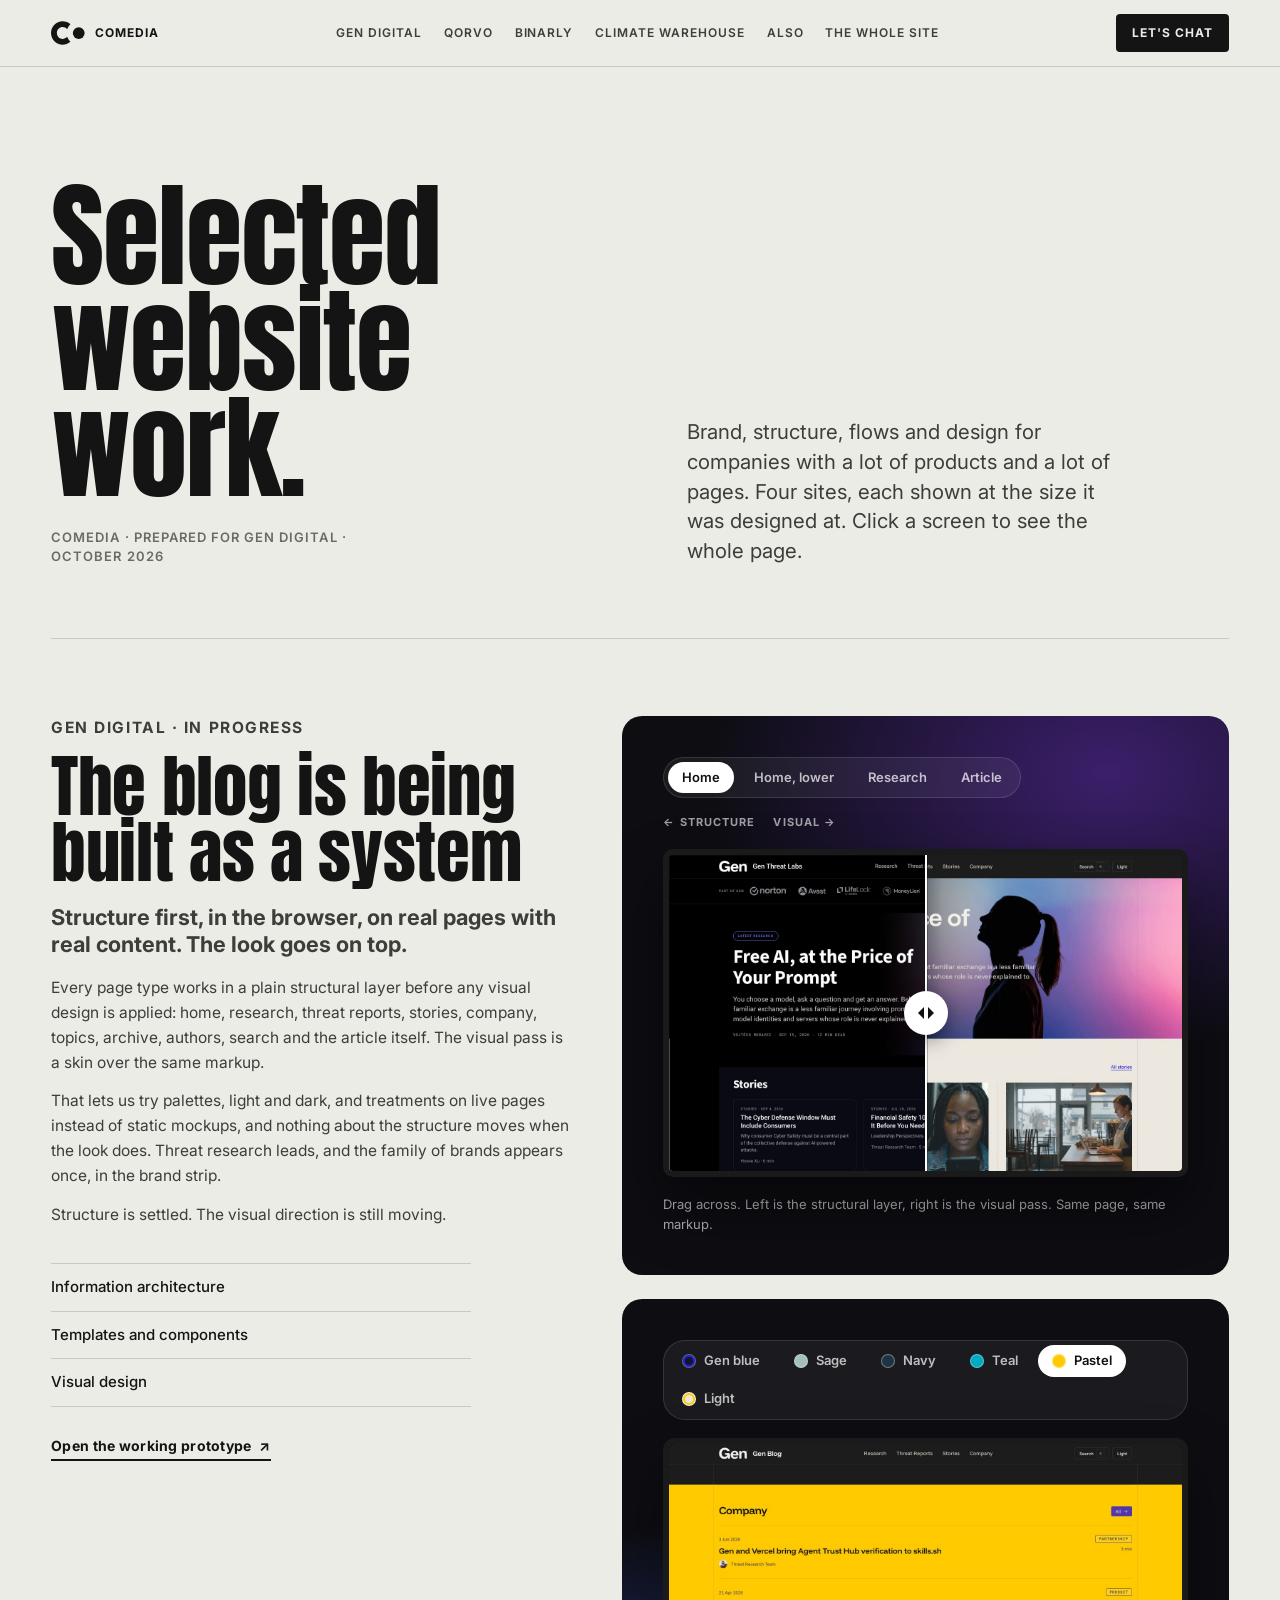
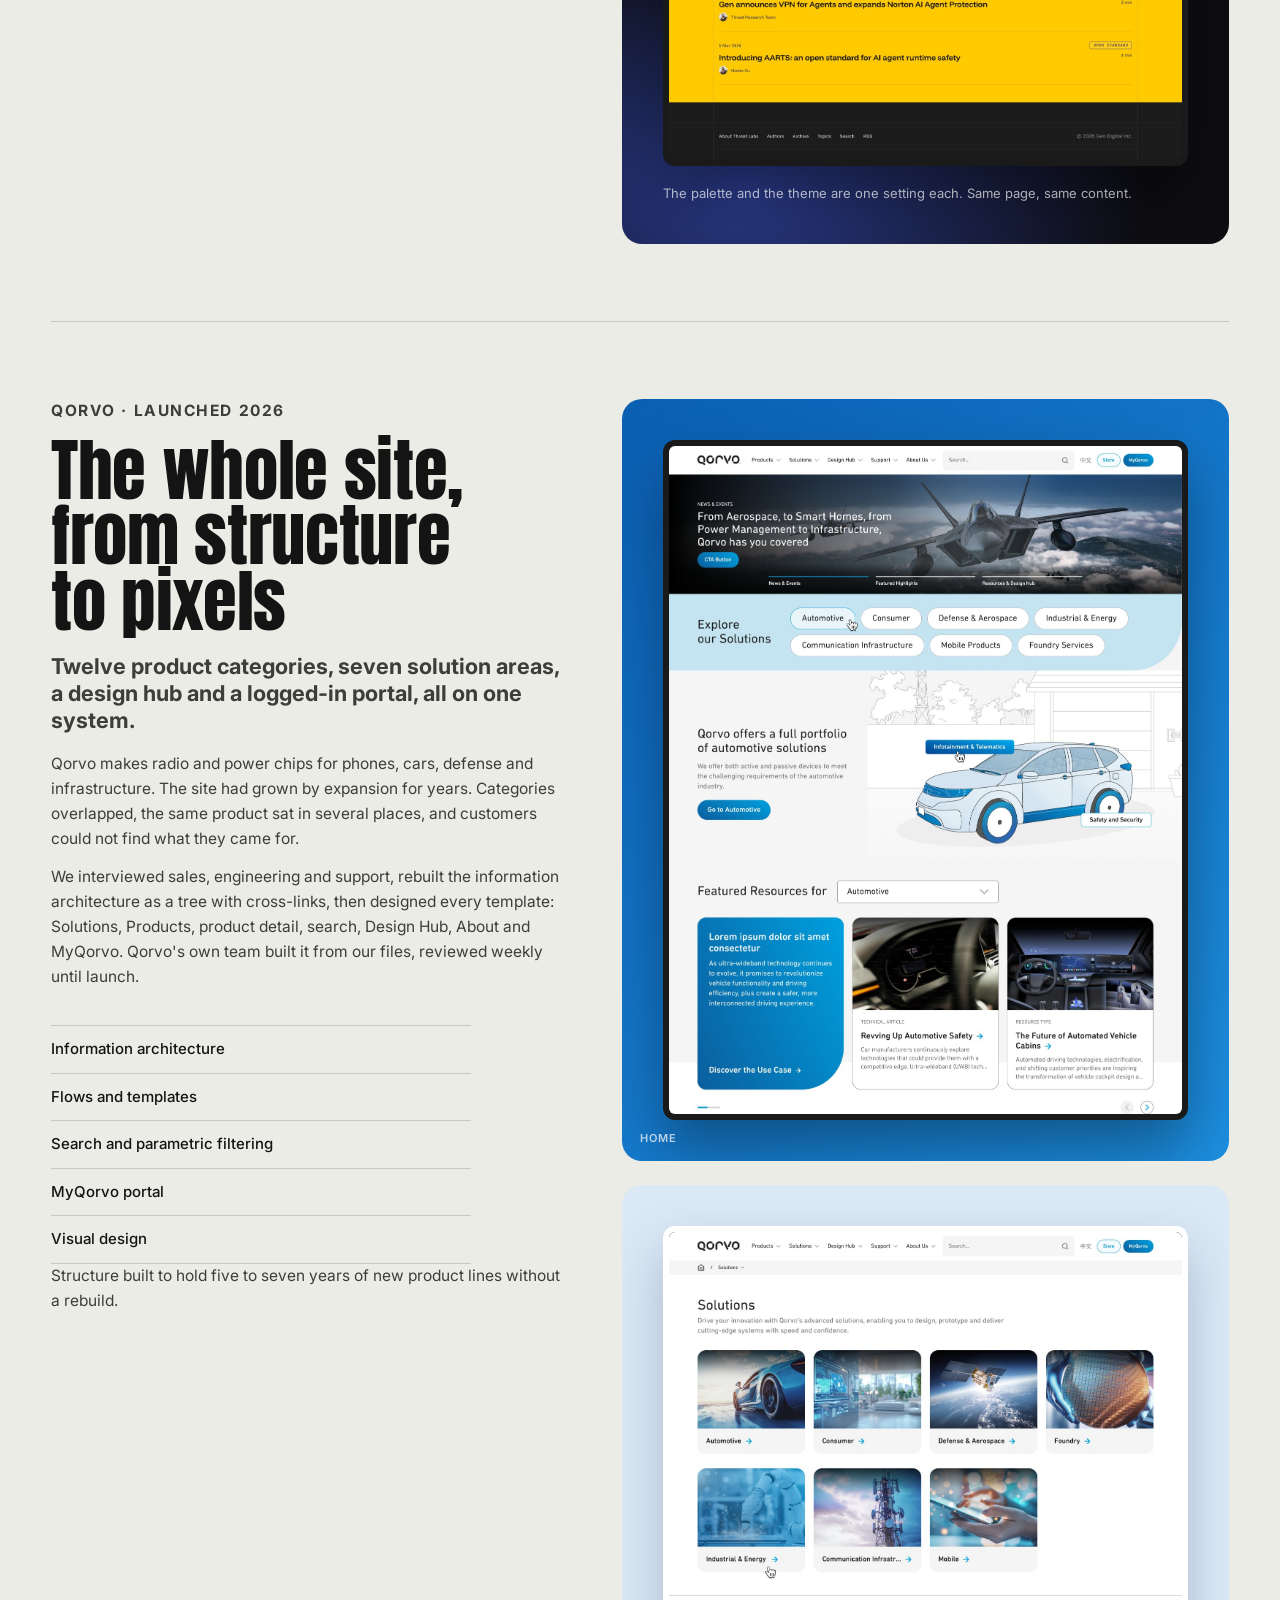
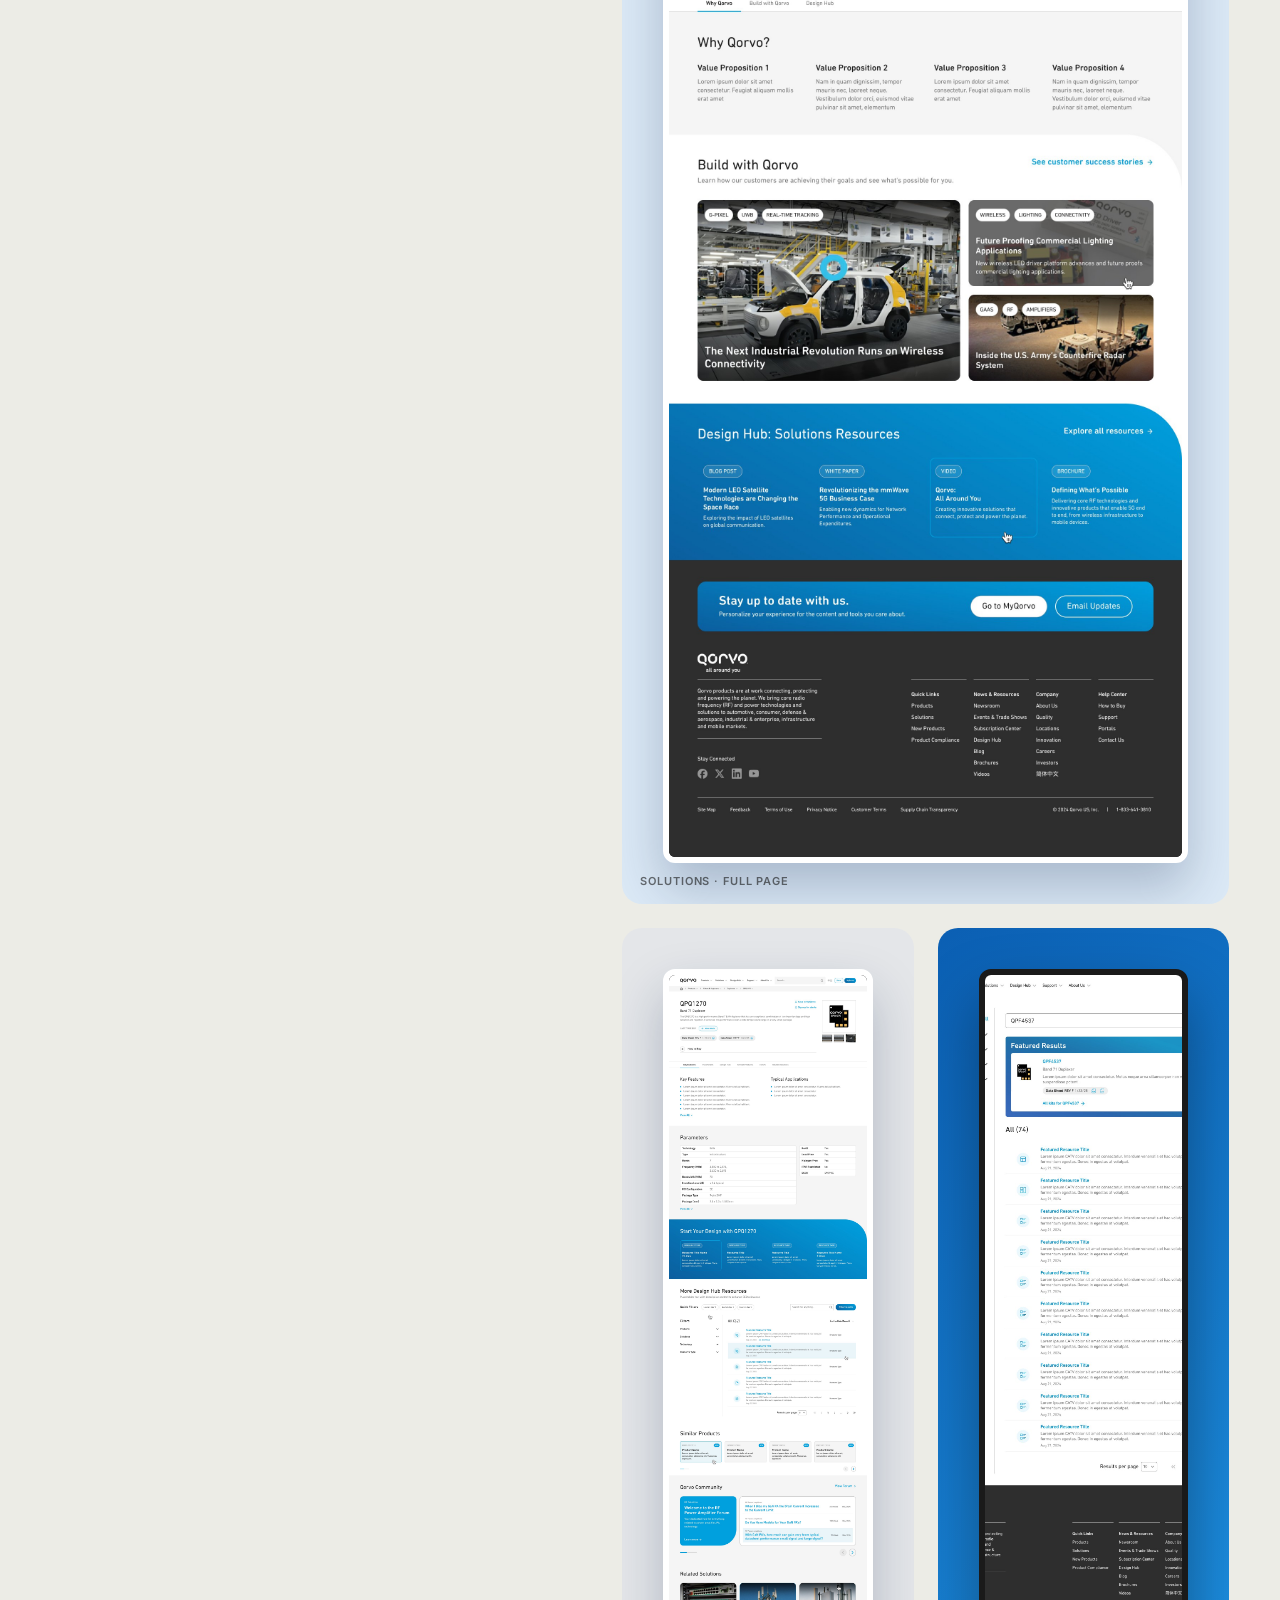
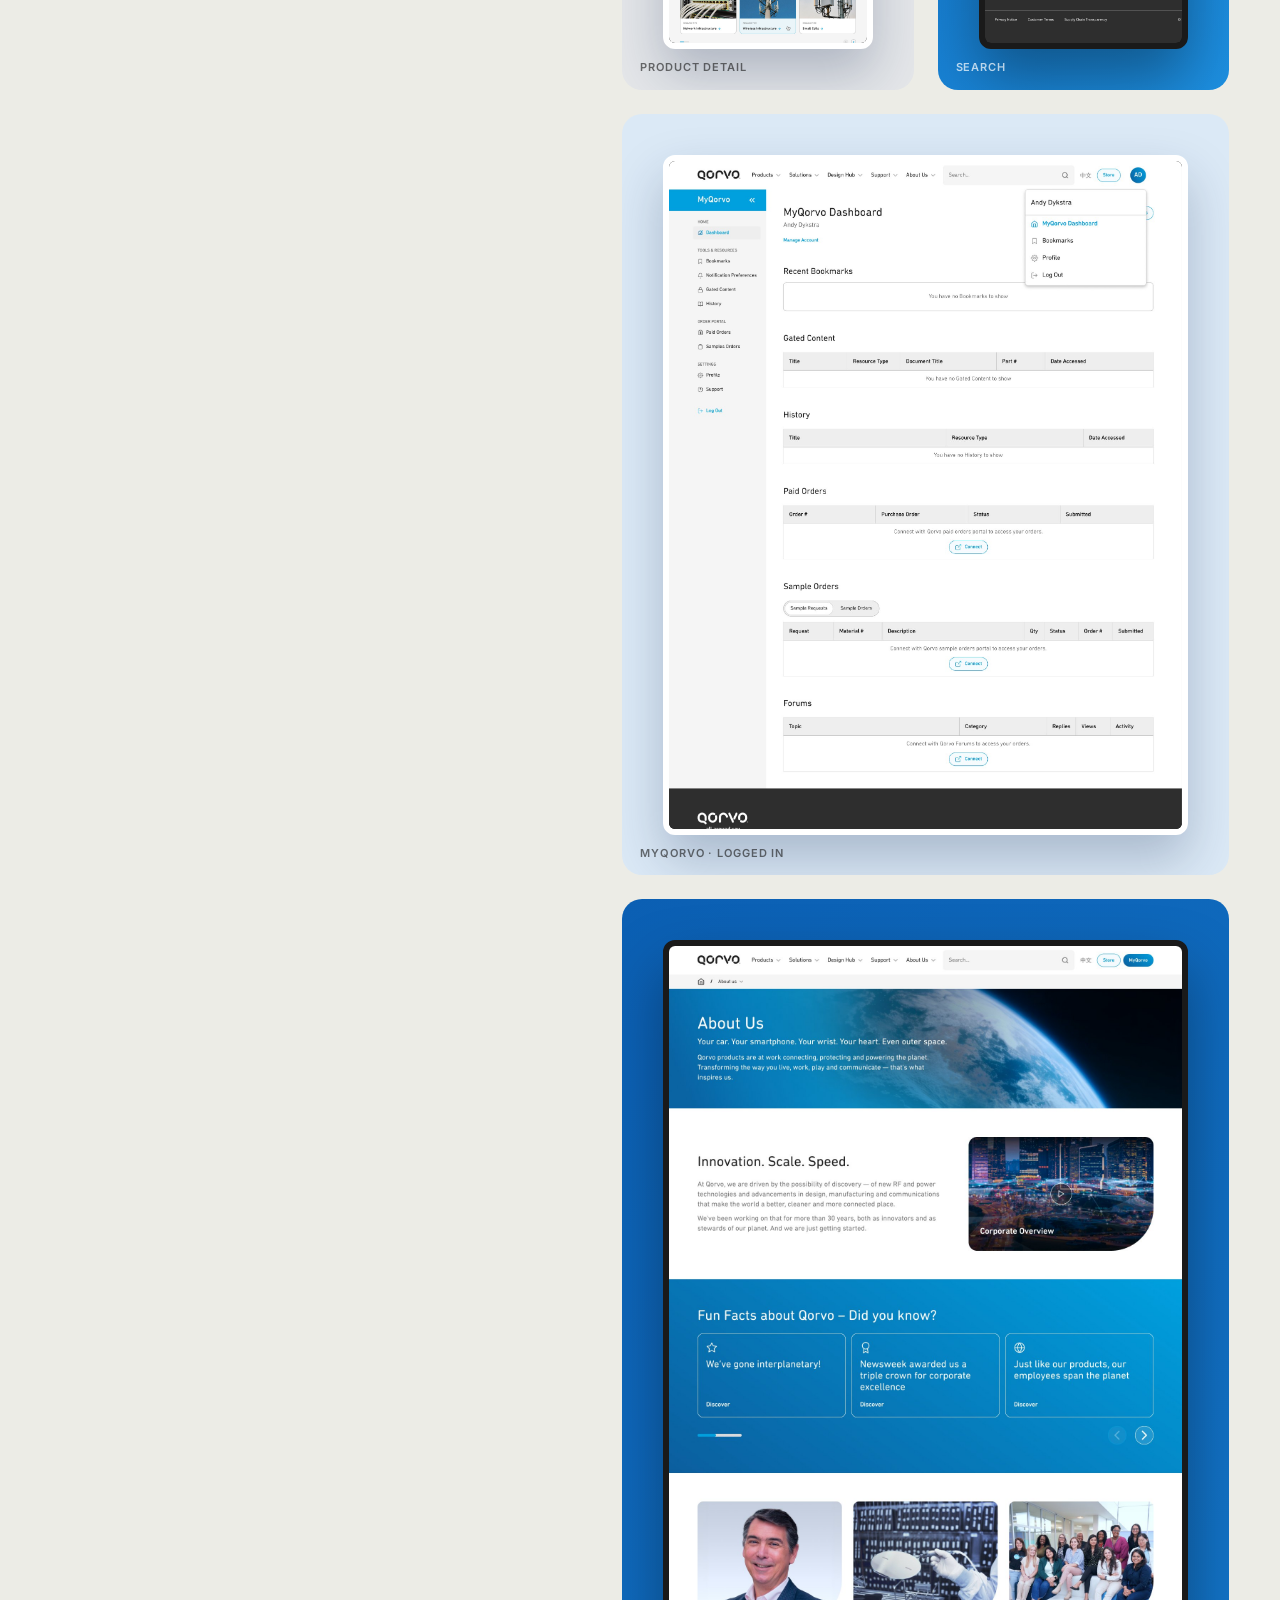
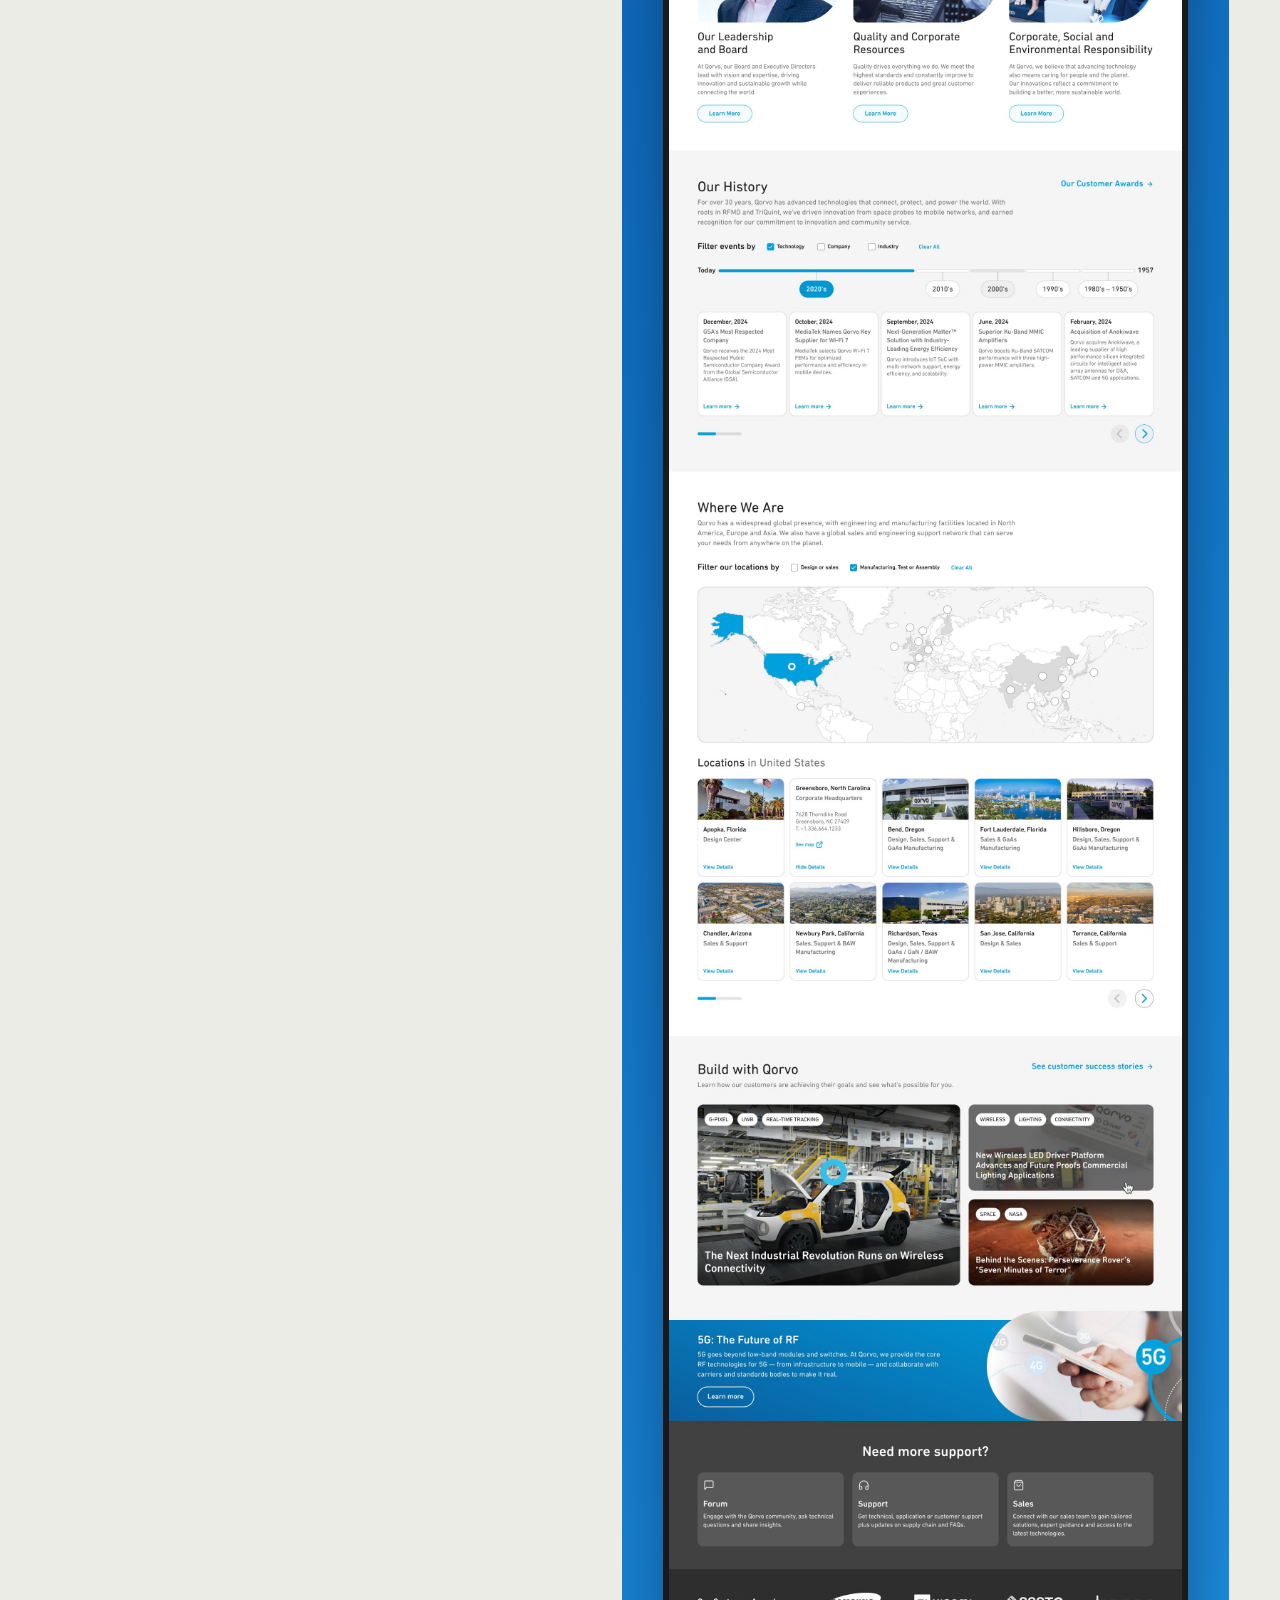
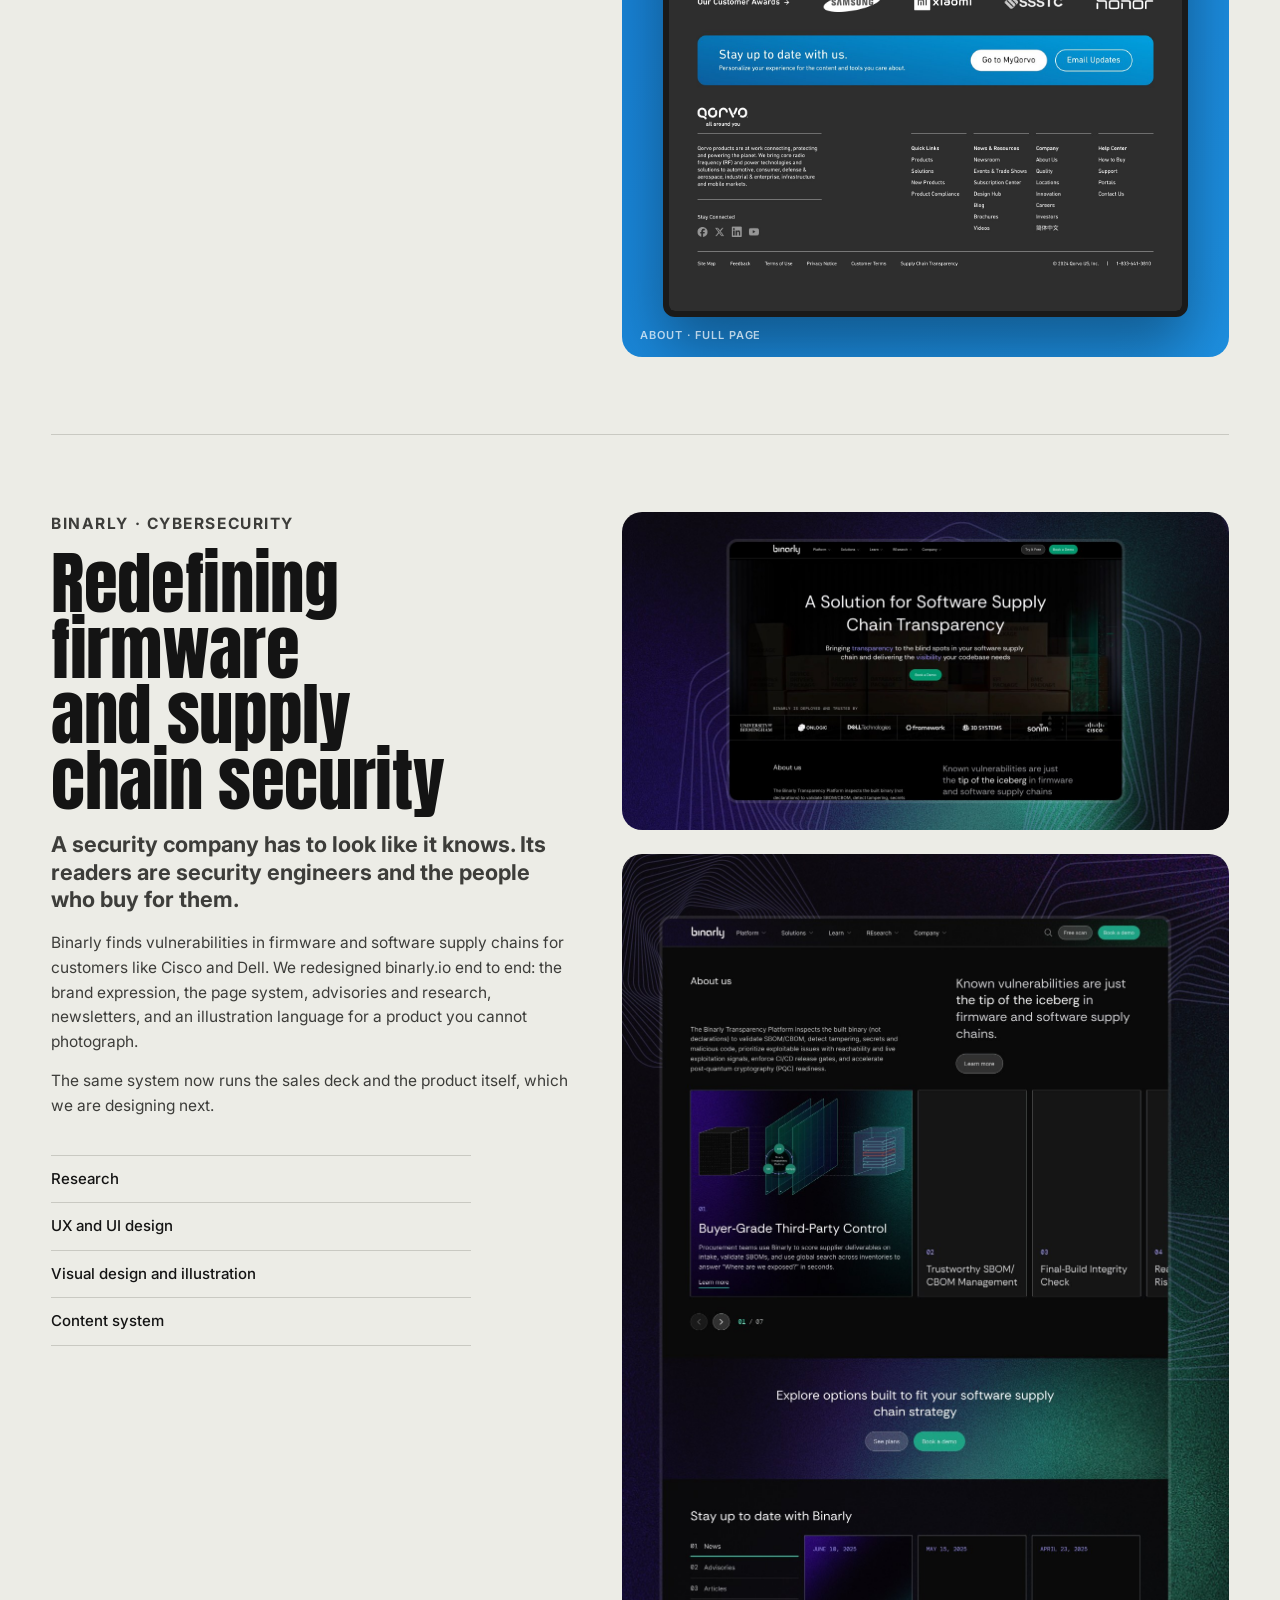
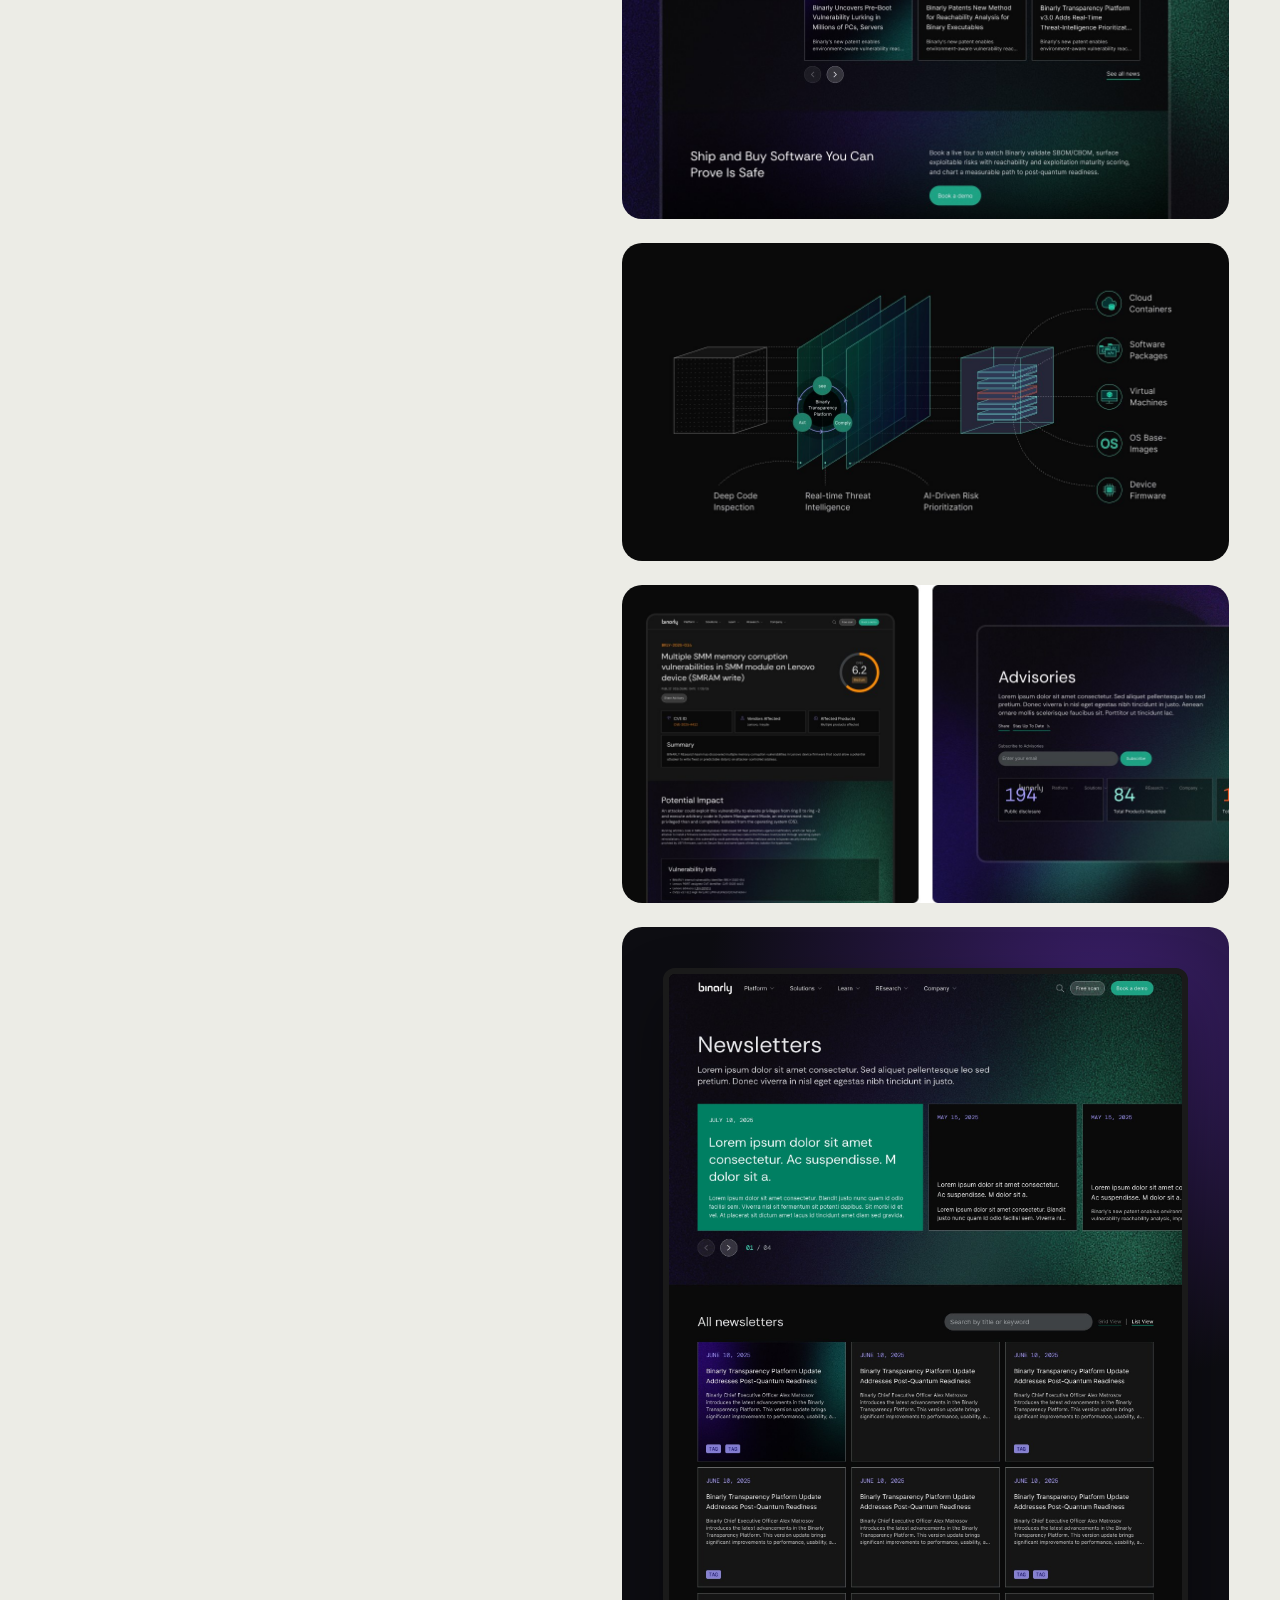
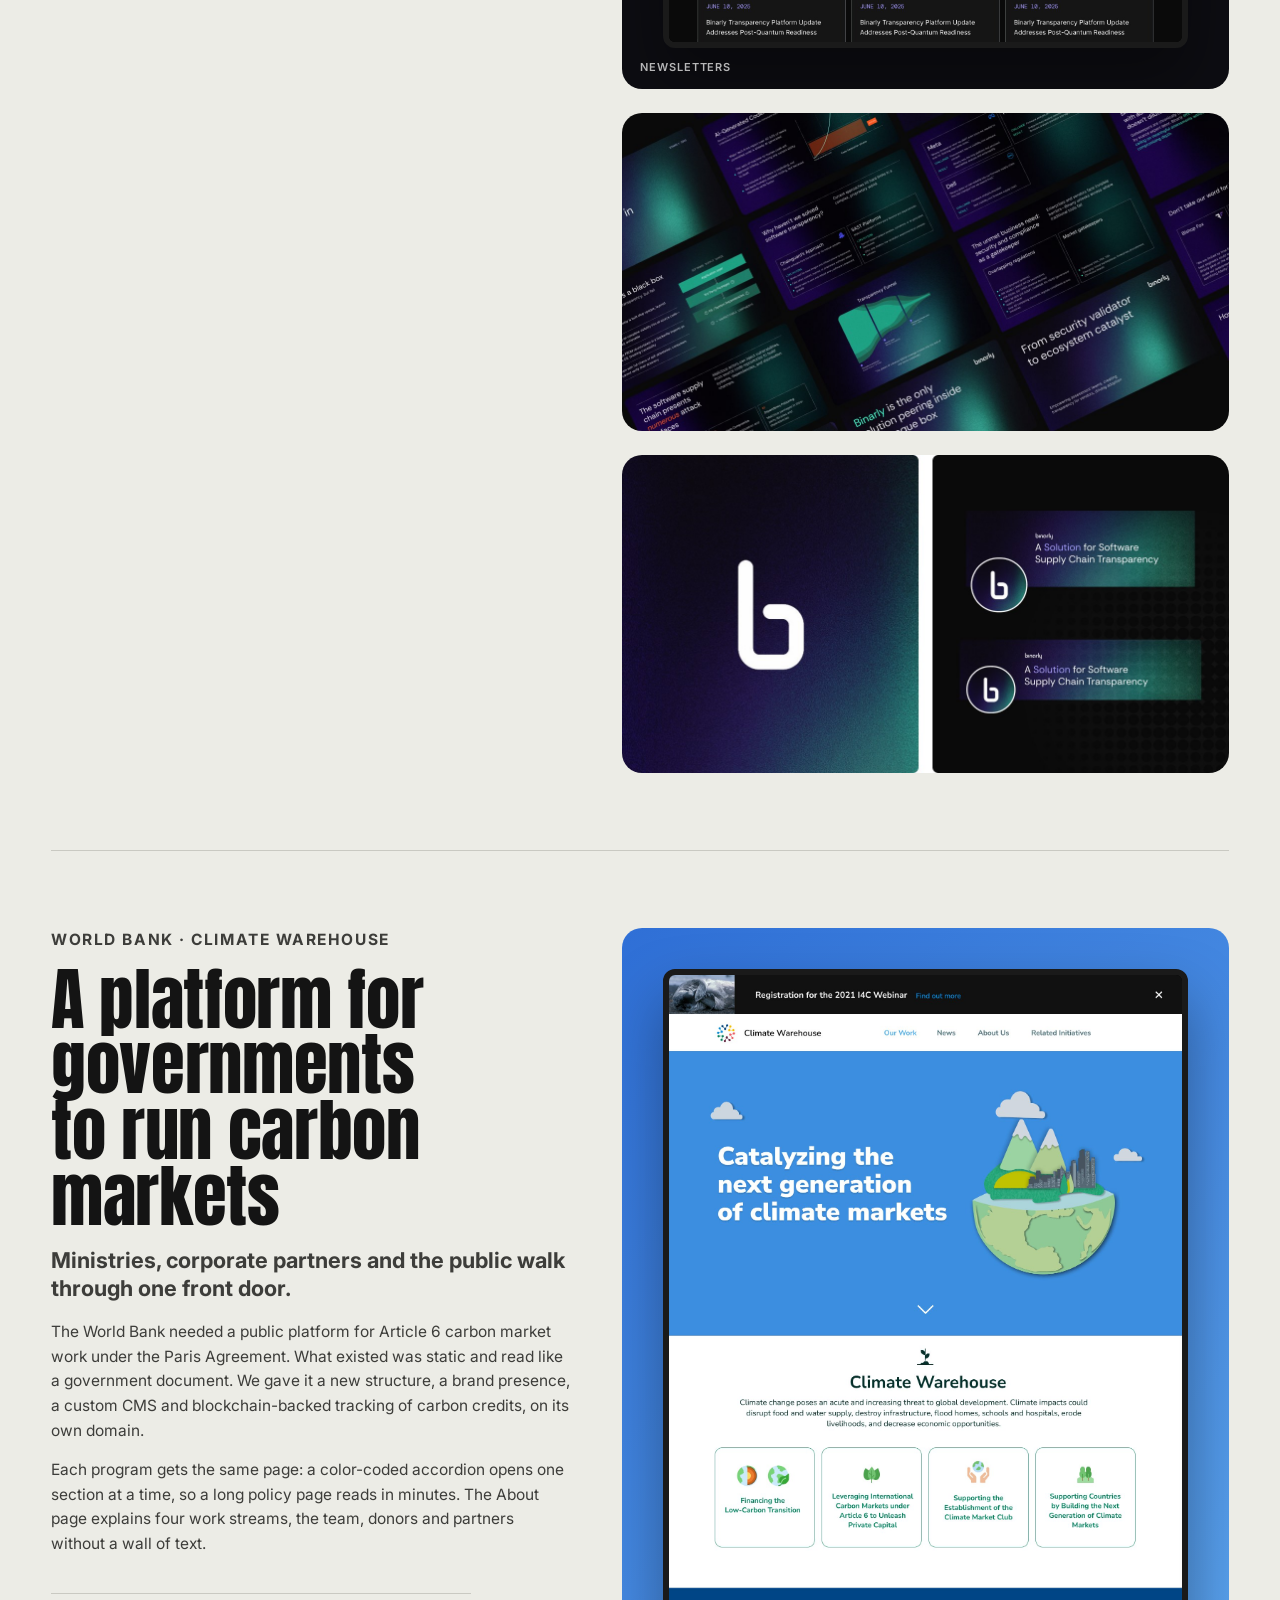
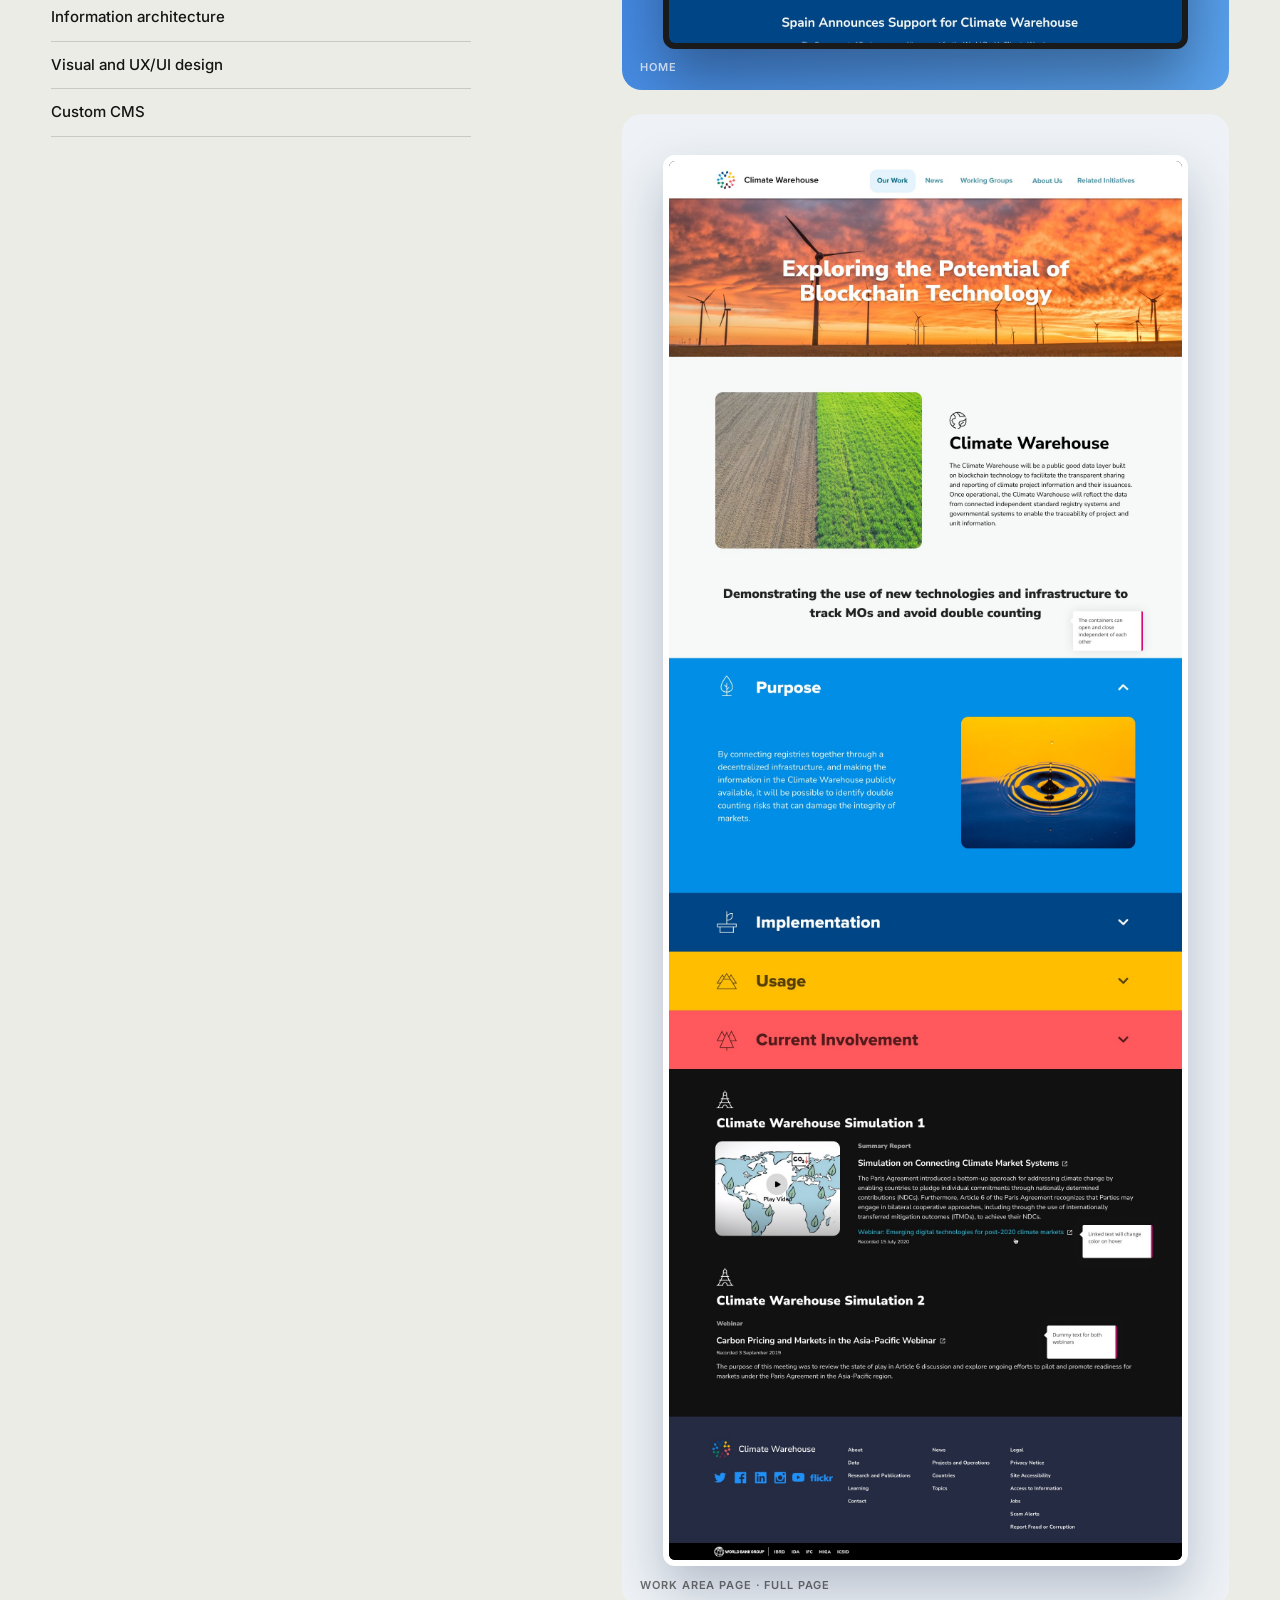
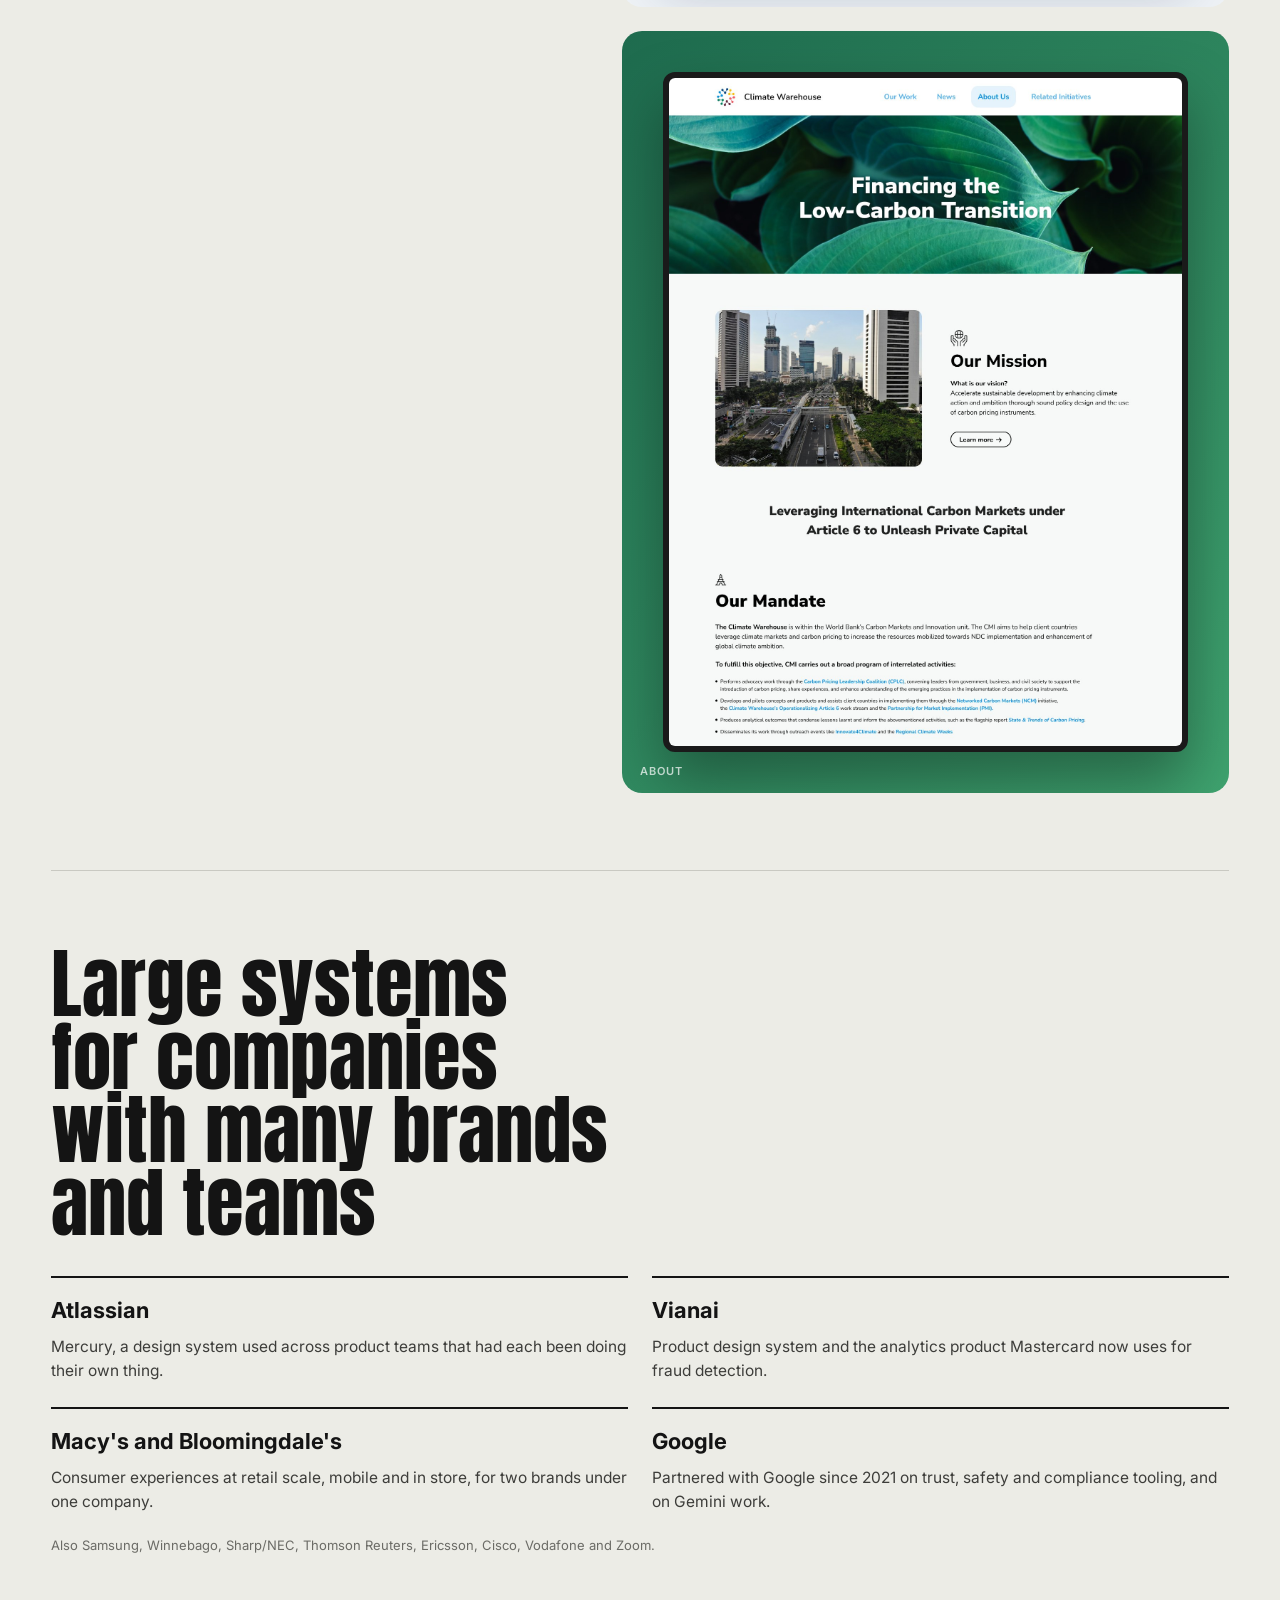
<file: work/gen-digital/index.html>
<!DOCTYPE html>
<html lang="en">
<head>
<meta charset="UTF-8">
<meta name="viewport" content="width=device-width, initial-scale=1.0">
<meta name="robots" content="noindex, nofollow">
<meta property="og:title" content="Comedia for Gen Digital">
<meta property="og:description" content="Selected website work: Gen Digital, Qorvo, Binarly and World Bank Climate Warehouse.">
<title>Comedia for Gen Digital</title>
<link rel="preconnect" href="https://fonts.googleapis.com">
<link rel="stylesheet" href="https://fonts.googleapis.com/css2?family=Anton&family=Inter:wght@400;500;600;700&display=swap">
<style>
/* Layout: the PTIB case study page. Sticky text column left, a stack of rounded image tiles right. One light look, by choice. */
:root{
  --paper:#ECECE6; --ink:#141414; --ink-2:#3d3d3a; --ink-3:#6b6b66; --rule:#c9c9c2;
  --tile:#111114; --tile-gen:#0d0d12; --tile-qorvo:#0b5fb3; --tile-qorvo-2:#dbe9f6; --tile-cw:#2f6fd6; --tile-cw-2:#eef2f6;
  --accent:#E6007E; --mint:#1cc99a;
  --display:'Anton','Oswald','Arial Narrow',Impact,sans-serif; --body:'Inter',system-ui,-apple-system,'Helvetica Neue',Arial,sans-serif;
  --gutter:clamp(16px,4vw,60px);
}
*{box-sizing:border-box}
html{scroll-behavior:smooth}
body{margin:0;background:var(--paper);color:var(--ink);font-family:var(--body);font-size:16px;line-height:1.5;-webkit-font-smoothing:antialiased}
img{max-width:100%;display:block}
a{color:inherit}
.wrap{padding-inline:var(--gutter);padding-block:0}
/* nav */
.nav{position:sticky;top:env(safe-area-inset-top,0px);z-index:20;background:rgba(236,236,230,.92);backdrop-filter:blur(10px);display:flex;align-items:center;justify-content:space-between;gap:16px;padding:14px var(--gutter);border-bottom:1px solid var(--rule)}
.logo{display:flex;align-items:center;gap:10px;text-decoration:none;font-weight:700;letter-spacing:.08em;font-size:12px;text-transform:uppercase}
.logo svg{width:34px;height:24px}
.navlinks{display:flex;gap:22px;font-size:12px;font-weight:600;letter-spacing:.08em;text-transform:uppercase}
.navlinks a{text-decoration:none;color:var(--ink-2)}
.navlinks a:hover{color:var(--ink);text-decoration:underline;text-underline-offset:4px}
.chat{background:var(--ink);color:var(--paper);text-decoration:none;font-size:12px;font-weight:700;letter-spacing:.08em;text-transform:uppercase;padding:10px 16px;border-radius:4px;white-space:nowrap}
@media (max-width:860px){.navlinks{display:none}}
/* hero */
.hero{padding-block:clamp(56px,9vw,120px) clamp(40px,6vw,72px);display:grid;grid-template-columns:minmax(0,1.1fr) minmax(0,1fr);gap:40px;align-items:end;border-bottom:1px solid var(--rule)}
.hero h1{font-family:var(--display);font-weight:400;font-size:clamp(56px,9vw,132px);line-height:.92;letter-spacing:-.01em;margin:0;text-wrap:balance}
.hero p{font-size:clamp(18px,1.6vw,22px);line-height:1.45;color:var(--ink-2);max-width:34ch;margin:0}
.hero .meta{font-size:13px;letter-spacing:.08em;text-transform:uppercase;color:var(--ink-3);margin-top:28px;font-weight:600}
@media (max-width:860px){.hero{grid-template-columns:1fr}}
/* case layout */
.case{display:grid;grid-template-columns:minmax(0,520px) minmax(0,1fr);gap:clamp(28px,4vw,60px);padding-block:clamp(48px,6vw,88px);border-bottom:1px solid var(--rule)}
.case-text{position:sticky;top:calc(env(safe-area-inset-top,0px) + 92px);align-self:start}
.kicker{font-size:12px;font-weight:700;letter-spacing:.1em;text-transform:uppercase;color:var(--accent);margin:0 0 14px}
.case h2{font-family:var(--display);font-weight:400;font-size:clamp(44px,5.4vw,76px);line-height:.95;letter-spacing:-.005em;margin:0 0 18px;text-wrap:balance}
.case h3{font-size:clamp(20px,1.7vw,24px);font-weight:700;line-height:1.25;margin:0 0 18px;color:var(--ink-2)}
.case p{font-size:15.5px;line-height:1.6;color:var(--ink-2);margin:0 0 14px;max-width:52ch}
.services{list-style:none;margin:36px 0 0;padding:0;max-width:420px}
.services li{padding:12px 0;border-bottom:1px solid var(--rule);font-size:15px;font-weight:500}
.services li:first-child{border-top:1px solid var(--rule)}
.note{margin-top:22px;font-size:13px;color:var(--ink-3)}
/* tiles */
.tiles{display:flex;flex-direction:column;gap:24px;min-width:0}
.tile{border-radius:20px;overflow:hidden;background:var(--tile);position:relative}
.tile.pad{padding:clamp(18px,3.2vw,48px)}
.tile.pad .frame{border-radius:12px;overflow:hidden;background:#000;border:6px solid #1a1a1a;box-shadow:0 30px 60px rgba(0,0,0,.35);margin:0 auto}
.tile.pad.light .frame{border-color:#ffffff;box-shadow:0 24px 50px rgba(20,40,80,.25)}
.frame img{width:100%;height:auto}
.frame.crop{max-height:min(680px,60vw)}
.frame.crop img{object-fit:cover;object-position:top;height:min(680px,60vw)}
.frame.tall{width:min(100%,920px)}
.tile .plain{width:100%}
.pair{display:grid;grid-template-columns:1fr 1fr;gap:24px}
@media (max-width:640px){.pair{grid-template-columns:1fr}.case .vlegend{display:none}}
.tile .cap{position:absolute;left:18px;bottom:14px;font-size:11px;font-weight:600;letter-spacing:.08em;text-transform:uppercase;color:rgba(255,255,255,.7)}
.tile.light .cap{color:rgba(20,20,20,.6)}
.zoom{cursor:zoom-in}
/* gen viewers */
.proto{display:inline-flex;gap:8px;align-items:center;margin-top:28px;font-size:14px;font-weight:700;letter-spacing:.02em;text-decoration:none;border-bottom:2px solid var(--ink);padding-bottom:3px}
.proto:hover{color:var(--accent);border-color:var(--accent)}
.viewer{display:flex;flex-direction:column;gap:18px}
.vhead{display:flex;justify-content:space-between;align-items:center;gap:16px;flex-wrap:wrap}
.seg,.swatches{display:flex;flex-wrap:wrap;gap:6px;background:rgba(255,255,255,.06);border:1px solid rgba(255,255,255,.12);border-radius:22px;padding:4px}
.seg button,.swatches button{font:600 13px/1 var(--body);color:rgba(255,255,255,.72);background:transparent;border:0;border-radius:999px;padding:9px 14px;cursor:pointer;display:inline-flex;align-items:center;gap:8px}
.seg button:hover,.swatches button:hover{color:#fff}
.seg button[aria-selected=true],.swatches button[aria-selected=true]{background:#fff;color:#111}
.seg button:focus-visible,.swatches button:focus-visible,.wipe input:focus-visible+.x{outline:2px solid var(--mint);outline-offset:2px}
.swatches i{width:14px;height:14px;border-radius:50%;display:inline-block;border:1px solid rgba(255,255,255,.35)}
.case .vlegend{display:flex;gap:18px;margin:0;font-size:11px;font-weight:700;letter-spacing:.1em;text-transform:uppercase;color:rgba(255,255,255,.6)}
.vlegend span:first-child::before{content:"← "}
.vlegend span:last-child::after{content:" →"}
.case .vcap{margin:0;font-size:13px;line-height:1.5;color:rgba(255,255,255,.66);max-width:none}
.wipe{position:relative;aspect-ratio:1440/900;max-width:100%;border-radius:10px;overflow:hidden;border:6px solid #1a1a1a;box-shadow:0 30px 60px rgba(0,0,0,.4);background:#000;user-select:none;touch-action:pan-y}
.wipe img{position:absolute;inset:0;width:100%;height:100%;object-fit:cover;object-position:top;transition:opacity .25s}
.wipe .wr{clip-path:inset(0 calc(100% - var(--x)) 0 0)}
.wipe .handle{position:absolute;top:0;bottom:0;left:var(--x);width:2px;margin-left:-1px;background:#fff;box-shadow:0 0 0 1px rgba(0,0,0,.25);pointer-events:none}
.wipe .handle span{position:absolute;top:50%;left:50%;width:44px;height:44px;margin:-22px 0 0 -22px;border-radius:50%;background:#fff;box-shadow:0 6px 20px rgba(0,0,0,.35)}
.wipe .handle span::before,.wipe .handle span::after{content:"";position:absolute;top:50%;width:0;height:0;border:6px solid transparent;margin-top:-6px}
.wipe .handle span::before{left:8px;border-right-color:#111}
.wipe .handle span::after{right:8px;border-left-color:#111}
.wipe input{position:absolute;inset:0;width:100%;height:100%;opacity:0;cursor:ew-resize;margin:0}
.palframe{border-radius:10px;overflow:hidden;border:6px solid #1a1a1a;box-shadow:0 30px 60px rgba(0,0,0,.4);aspect-ratio:1440/900;max-width:100%}
.palframe img{width:100%;height:100%;object-fit:cover;transition:opacity .2s}
.loading{opacity:.35}
@media (prefers-reduced-motion:reduce){.wipe img,.palframe img{transition:none}}
/* backgrounds per client */
.t-gen{background:radial-gradient(120% 90% at 80% 10%,#3b1f6b 0%,#0d0d12 55%)}
.t-gen2{background:radial-gradient(120% 90% at 20% 90%,#2a3a8a 0%,#0d0d12 55%)}
.t-qorvo{background:linear-gradient(135deg,#0b5fb3 0%,#1d8fe0 100%)}
.t-qorvo-light{background:#dbe9f6}
.t-qorvo-grey{background:#e4e6e9}
.t-cw{background:linear-gradient(135deg,#2f6fd6 0%,#5aa2ec 100%)}
.t-cw-light{background:#eef2f6}
.t-cw-green{background:linear-gradient(135deg,#1e6b4e 0%,#3fa36f 100%)}
/* also + pov */
.grid2{display:grid;grid-template-columns:1fr 1fr;gap:24px}
@media (max-width:760px){.grid2{grid-template-columns:1fr}}
.card{border-top:2px solid var(--ink);padding-top:16px}
.card h4{margin:0 0 8px;font-size:22px;font-weight:700}
.card p{margin:0;color:var(--ink-2);font-size:15.5px;line-height:1.55}
.pov{padding-block:clamp(48px,6vw,88px);border-bottom:1px solid var(--rule)}
.pov h2{font-family:var(--display);font-weight:400;font-size:clamp(44px,6vw,88px);line-height:.95;margin:0 0 36px;max-width:16ch;text-wrap:balance}
.pov ol{list-style:none;margin:0;padding:0;display:grid;grid-template-columns:repeat(3,1fr);gap:32px}
@media (max-width:860px){.pov ol{grid-template-columns:1fr}}
.pov li{border-top:1px solid var(--ink);padding-top:16px}
.pov li b{display:block;font-size:20px;margin-bottom:8px}
.pov li span{color:var(--ink-2);font-size:15.5px;line-height:1.55}
.close{padding-block:clamp(56px,9vw,120px);display:grid;grid-template-columns:minmax(0,1.2fr) minmax(0,1fr);gap:40px;align-items:end}
.close h2{font-family:var(--display);font-weight:400;font-size:clamp(56px,9vw,132px);line-height:.92;margin:0}
.close h2 em{font-style:normal;color:var(--accent)}
.contact{font-size:15px;line-height:1.7;color:var(--ink-2)}
.contact b{color:var(--ink)}
@media (max-width:860px){.close{grid-template-columns:1fr}}
footer{padding:24px var(--gutter);font-size:12px;color:var(--ink-3);border-top:1px solid var(--rule);display:flex;justify-content:space-between;gap:16px;flex-wrap:wrap}
/* lightbox */
.lb{position:fixed;inset:0;background:rgba(10,10,10,.96);z-index:50;overflow:auto;padding:40px var(--gutter);cursor:zoom-out}
.lb img{margin:0 auto;width:min(100%,1440px);height:auto;border-radius:8px}
.lb .x{position:fixed;top:calc(env(safe-area-inset-top,0px) + 16px);right:20px;background:#fff;color:#111;border:0;border-radius:999px;width:40px;height:40px;font-size:20px;cursor:pointer}
@media (max-width:1000px){.case{grid-template-columns:1fr}.case-text{position:static}}
@media (prefers-reduced-motion:reduce){html{scroll-behavior:auto}}
</style>

</head>
<body>
<nav class="nav">
  <a class="logo" href="#top" aria-label="Comedia">
    <svg viewBox="0 0 52 36" aria-hidden="true"><path d="M29.5 31c.3.4 0 .9-.3.9C26.1 34.4 22.2 36 17.8 36 8 36 0 27.9 0 18S8 0 17.8 0c4.4 0 8.5 1.6 11.6 4.3.2.3.1.7-.1.8-1.9 1.8-3.3 4-4.2 6.5-.1.3-.5.4-.8.2-1.6-1.7-3.9-2.8-6.4-2.8-4.9 0-8.9 4-8.9 9s4 9 8.9 9c2.5 0 4.8-1.1 6.4-2.8.3-.2.7-.1.8.2.9 2.5 2.4 4.7 4.2 6.5z" fill="#141414"/><circle cx="42.4" cy="18.1" r="9" fill="#141414"/></svg>
    Comedia
  </a>
  <div class="navlinks">
    <a href="#gen">Gen Digital</a><a href="#qorvo">Qorvo</a><a href="#binarly">Binarly</a><a href="#climate">Climate Warehouse</a><a href="#also">Also</a><a href="#next">The whole site</a>
  </div>
  <a class="chat" href="#next">Let's chat</a>
</nav>

<main class="wrap" id="top">

<section class="hero">
  <div>
    <h1>Selected website work.</h1>
    <p class="meta">Comedia · Prepared for Gen Digital · October 2026</p>
  </div>
  <p>Brand, structure, flows and design for companies with a lot of products and a lot of pages. Four sites, each shown at the size it was designed at. Click a screen to see the whole page.</p>
</section>

<!-- GEN -->
<section class="case" id="gen">
  <div class="case-text">
    <p class="kicker">Gen Digital · in progress</p>
    <h2>The blog is being built as a system</h2>
    <h3>Structure first, in the browser, on real pages with real content. The look goes on top.</h3>
    <p>Every page type works in a plain structural layer before any visual design is applied: home, research, threat reports, stories, company, topics, archive, authors, search and the article itself. The visual pass is a skin over the same markup.</p>
    <p>That lets us try palettes, light and dark, and treatments on live pages instead of static mockups, and nothing about the structure moves when the look does. Threat research leads, and the family of brands appears once, in the brand strip.</p>
    <p>Structure is settled. The visual direction is still moving.</p>
    <ul class="services"><li>Information architecture</li><li>Templates and components</li><li>Visual design</li></ul>
    <a class="proto" href="https://gen-threat-labs-blog.vercel.app/" target="_blank" rel="noopener">Open the working prototype <span aria-hidden="true">↗</span></a>
  </div>
  <div class="tiles">
    <div class="tile t-gen pad viewer" id="wipe">
      <div class="vhead">
        <div class="seg" role="tablist" aria-label="Page">
          <button type="button" role="tab" aria-selected="true" data-page="home">Home</button>
          <button type="button" role="tab" aria-selected="false" data-page="home2">Home, lower</button>
          <button type="button" role="tab" aria-selected="false" data-page="research">Research</button>
          <button type="button" role="tab" aria-selected="false" data-page="article">Article</button>
        </div>
        <p class="vlegend"><span>Structure</span><span>Visual</span></p>
      </div>
      <div class="wipe" style="--x:50%">
        <img class="wl" src="img/gen-v-home.jpg" alt="Visual layer of the Gen blog page">
        <img class="wr" src="img/gen-w-home.jpg" alt="Structural layer of the same Gen blog page">
        <div class="handle" aria-hidden="true"><span></span></div>
        <input type="range" min="0" max="100" value="50" aria-label="Drag to compare the structural layer and the visual layer" id="wipe-range">
      </div>
      <p class="vcap">Drag across. Left is the structural layer, right is the visual pass. Same page, same markup.</p>
    </div>
    <div class="tile t-gen2 pad viewer" id="pal">
      <div class="vhead">
        <div class="swatches" role="tablist" aria-label="Palette">
          <button type="button" role="tab" aria-selected="false" data-pal="gen"><i style="background:#171717;box-shadow:inset 0 0 0 2px #1a1aff"></i>Gen blue</button>
          <button type="button" role="tab" aria-selected="false" data-pal="mp110"><i style="background:#a3c0bd"></i>Sage</button>
          <button type="button" role="tab" aria-selected="false" data-pal="mp088"><i style="background:#1e3442"></i>Navy</button>
          <button type="button" role="tab" aria-selected="false" data-pal="mp100"><i style="background:#00aac1"></i>Teal</button>
          <button type="button" role="tab" aria-selected="true" data-pal="pastel"><i style="background:#ffcb00"></i>Pastel</button>
          <button type="button" role="tab" aria-selected="false" data-pal="light"><i style="background:#ece6da;box-shadow:inset 0 0 0 2px #ffcb00"></i>Light</button>
        </div>
      </div>
      <div class="frame palframe"><img id="pal-img" src="img/gen-band-pastel.jpg" alt="Company section of the Gen blog in the pastel palette"></div>
      <p class="vcap">The palette and the theme are one setting each. Same page, same content.</p>
    </div>
  </div>
</section>

<!-- QORVO -->
<section class="case" id="qorvo">
  <div class="case-text">
    <p class="kicker">Qorvo · launched 2026</p>
    <h2>The whole site, from structure to pixels</h2>
    <h3>Twelve product categories, seven solution areas, a design hub and a logged-in portal, all on one system.</h3>
    <p>Qorvo makes radio and power chips for phones, cars, defense and infrastructure. The site had grown by expansion for years. Categories overlapped, the same product sat in several places, and customers could not find what they came for.</p>
    <p>We interviewed sales, engineering and support, rebuilt the information architecture as a tree with cross-links, then designed every template: Solutions, Products, product detail, search, Design Hub, About and MyQorvo. Qorvo's own team built it from our files, reviewed weekly until launch.</p>
    <ul class="services"><li>Information architecture</li><li>Flows and templates</li><li>Search and parametric filtering</li><li>MyQorvo portal</li><li>Visual design</li></ul>
    <p class="note">Structure built to hold five to seven years of new product lines without a rebuild.</p>
  </div>
  <div class="tiles">
    <div class="tile pad t-qorvo"><div class="frame crop zoom" data-full="img/qorvo-home.jpg"><img src="img/qorvo-home.jpg" alt="Qorvo homepage"></div><span class="cap">Home</span></div>
    <div class="tile pad light t-qorvo-light"><div class="frame tall zoom" data-full="img/qorvo-solutions.jpg"><img src="img/qorvo-solutions.jpg" alt="Qorvo Solutions landing page, full length"></div><span class="cap">Solutions · full page</span></div>
    <div class="pair">
      <div class="tile pad light t-qorvo-grey"><div class="frame crop zoom" data-full="img/qorvo-pdp.jpg"><img src="img/qorvo-pdp.jpg" alt="Qorvo product detail page"></div><span class="cap">Product detail</span></div>
      <div class="tile pad t-qorvo"><div class="frame crop zoom" data-full="img/qorvo-search.jpg"><img src="img/qorvo-search.jpg" alt="Qorvo search results with a featured part"></div><span class="cap">Search</span></div>
    </div>
    <div class="tile pad light t-qorvo-light"><div class="frame crop zoom" data-full="img/qorvo-myqorvo.jpg"><img src="img/qorvo-myqorvo.jpg" alt="MyQorvo dashboard"></div><span class="cap">MyQorvo · logged in</span></div>
    <div class="tile pad t-qorvo"><div class="frame tall zoom" data-full="img/qorvo-about.jpg"><img src="img/qorvo-about.jpg" alt="Qorvo About Us page, full length"></div><span class="cap">About · full page</span></div>
  </div>
</section>

<!-- BINARLY -->
<section class="case" id="binarly">
  <div class="case-text">
    <p class="kicker">Binarly · cybersecurity</p>
    <h2>Redefining firmware and supply chain security</h2>
    <h3>A security company has to look like it knows. Its readers are security engineers and the people who buy for them.</h3>
    <p>Binarly finds vulnerabilities in firmware and software supply chains for customers like Cisco and Dell. We redesigned binarly.io end to end: the brand expression, the page system, advisories and research, newsletters, and an illustration language for a product you cannot photograph.</p>
    <p>The same system now runs the sales deck and the product itself, which we are designing next.</p>
    <ul class="services"><li>Research</li><li>UX and UI design</li><li>Visual design and illustration</li><li>Content system</li></ul>
  </div>
  <div class="tiles">
    <div class="tile"><img class="plain zoom" src="img/bin-hero.jpg" data-full="img/bin-tall.jpg" alt="Binarly homepage hero"></div>
    <div class="tile"><img class="plain zoom" src="img/bin-tall.jpg" data-full="img/bin-tall.jpg" alt="Binarly homepage, full length"></div>
    <div class="tile"><img class="plain zoom" src="img/bin-illo.jpg" data-full="img/bin-illo.jpg" alt="Binarly platform illustration"></div>
    <div class="tile"><img class="plain zoom" src="img/bin-pair.jpg" data-full="img/bin-pair.jpg" alt="Binarly advisory page and advisories hub"></div>
    <div class="tile pad t-gen"><div class="frame crop zoom" data-full="img/bin-news.jpg"><img src="img/bin-news.jpg" alt="Binarly newsletters listing"></div><span class="cap">Newsletters</span></div>
    <div class="tile"><img class="plain zoom" src="img/bin-deck.jpg" data-full="img/bin-deck.jpg" alt="Binarly sales deck on the same system"></div>
    <div class="tile"><img class="plain zoom" src="img/bin-logo.jpg" data-full="img/bin-logo.jpg" alt="Binarly mark and social cards"></div>
  </div>
</section>

<!-- CLIMATE WAREHOUSE -->
<section class="case" id="climate">
  <div class="case-text">
    <p class="kicker">World Bank · Climate Warehouse</p>
    <h2>A platform for governments to run carbon markets</h2>
    <h3>Ministries, corporate partners and the public walk through one front door.</h3>
    <p>The World Bank needed a public platform for Article 6 carbon market work under the Paris Agreement. What existed was static and read like a government document. We gave it a new structure, a brand presence, a custom CMS and blockchain-backed tracking of carbon credits, on its own domain.</p>
    <p>Each program gets the same page: a color-coded accordion opens one section at a time, so a long policy page reads in minutes. The About page explains four work streams, the team, donors and partners without a wall of text.</p>
    <ul class="services"><li>Information architecture</li><li>Visual and UX/UI design</li><li>Custom CMS</li></ul>
  </div>
  <div class="tiles">
    <div class="tile pad t-cw"><div class="frame crop zoom" data-full="img/cw-home.jpg"><img src="img/cw-home.jpg" alt="Climate Warehouse homepage"></div><span class="cap">Home</span></div>
    <div class="tile pad light t-cw-light"><div class="frame tall zoom" data-full="img/cw-detail.jpg"><img src="img/cw-detail.jpg" alt="Climate Warehouse work area page with color-coded accordion, full length"></div><span class="cap">Work area page · full page</span></div>
    <div class="tile pad t-cw-green"><div class="frame crop zoom" data-full="img/cw-about.jpg"><img src="img/cw-about.jpg" alt="Climate Warehouse About page with mission, mandate and how-we-work infographic"></div><span class="cap">About</span></div>
  </div>
</section>

<!-- ALSO -->
<section class="pov" id="also">
  <h2>Large systems for companies with many brands and teams</h2>
  <div class="grid2">
    <div class="card"><h4>Atlassian</h4><p>Mercury, a design system used across product teams that had each been doing their own thing.</p></div>
    <div class="card"><h4>Vianai</h4><p>Product design system and the analytics product Mastercard now uses for fraud detection.</p></div>
    <div class="card"><h4>Macy's and Bloomingdale's</h4><p>Consumer experiences at retail scale, mobile and in store, for two brands under one company.</p></div>
    <div class="card"><h4>Google</h4><p>Partnered with Google since 2021 on trust, safety and compliance tooling, and on Gemini work.</p></div>
  </div>
  <p class="note">Also Samsung, Winnebago, Sharp/NEC, Thomson Reuters, Ericsson, Cisco, Vodafone and Zoom.</p>
</section>

<!-- NEXT -->
<section class="pov" id="next">
  <h2>What we would do with the whole site</h2>
  <ol>
    <li><b>One structure for many brands</b><span>Gen carries several brands and the site reads like that history. A structure that lets a brand sit in more than one place, and one component system every section runs on. We did this for Qorvo this year.</span></li>
    <li><b>Threat research leads</b><span>It is the strongest thing Gen publishes. It should lead the site the way it leads the blog we are designing now.</span></li>
    <li><b>Design and build side by side</b><span>Structure first, then templates locked and handed over as they are approved, the way we already work with Alicia and Ben.</span></li>
  </ol>
</section>

<section class="close">
  <h2>You'll love working with us.</h2>
  <div class="contact"><b>Chris Basey</b>, CEO<br>chris@comediadesign.com<br>comediadesign.com<br>San Francisco</div>
</section>

</main>
<footer><span>© Comedia Design 2026</span><span>Prepared for Gen Digital, October 2026</span></footer>

<div class="lb" id="lb" hidden><button class="x" id="lbx" aria-label="Close">×</button><img id="lbimg" alt=""></div>
<script>
(function(){
  var lb=document.getElementById('lb'),im=document.getElementById('lbimg');
  function open(src,alt){im.src=src;im.alt=alt||'';lb.hidden=false;document.body.style.overflow='hidden';lb.scrollTop=0}
  function close(){lb.hidden=true;document.body.style.overflow='';im.src=''}
  document.querySelectorAll('.zoom').forEach(function(el){
    el.addEventListener('click',function(){
      var full=el.getAttribute('data-full')||(el.querySelector('img')||el).src;
      var img=el.tagName==='IMG'?el:el.querySelector('img');
      open(full,img&&img.alt);
    });
  });
  lb.addEventListener('click',close);
  document.getElementById('lbx').addEventListener('click',function(e){e.stopPropagation();close()});
  document.addEventListener('keydown',function(e){if(e.key==='Escape'&&!lb.hidden)close()});

  // preload
  ['home','home2','research','article'].forEach(function(s){['w','v'].forEach(function(l){var i=new Image();i.src='img/gen-'+l+'-'+s+'.jpg'})});
  ['gen','mp110','mp088','mp100','pastel','light'].forEach(function(p){var i=new Image();i.src='img/gen-band-'+p+'.jpg'});

  // structure / visual wipe
  var wipe=document.querySelector('#wipe .wipe'),range=document.getElementById('wipe-range');
  var wl=wipe.querySelector('.wl'),wr=wipe.querySelector('.wr');
  function setX(v){wipe.style.setProperty('--x',v+'%')}
  range.addEventListener('input',function(){setX(range.value)});
  document.querySelectorAll('#wipe .seg button').forEach(function(b){
    b.addEventListener('click',function(){
      document.querySelectorAll('#wipe .seg button').forEach(function(x){x.setAttribute('aria-selected',x===b?'true':'false')});
      var s=b.getAttribute('data-page');
      wl.src='img/gen-v-'+s+'.jpg'; wr.src='img/gen-w-'+s+'.jpg';
    });
  });

  // palette
  var palImg=document.getElementById('pal-img');
  var names={gen:'Gen blue',mp110:'sage',mp088:'navy',mp100:'teal',pastel:'pastel',light:'light'};
  document.querySelectorAll('#pal .swatches button').forEach(function(b){
    b.addEventListener('click',function(){
      document.querySelectorAll('#pal .swatches button').forEach(function(x){x.setAttribute('aria-selected',x===b?'true':'false')});
      var p=b.getAttribute('data-pal');
      palImg.src='img/gen-band-'+p+'.jpg';
      palImg.alt='Company section of the Gen blog in the '+names[p]+(p==='light'?' theme':' palette');
    });
  });
})();
</script>

</body>
</html>
</file>
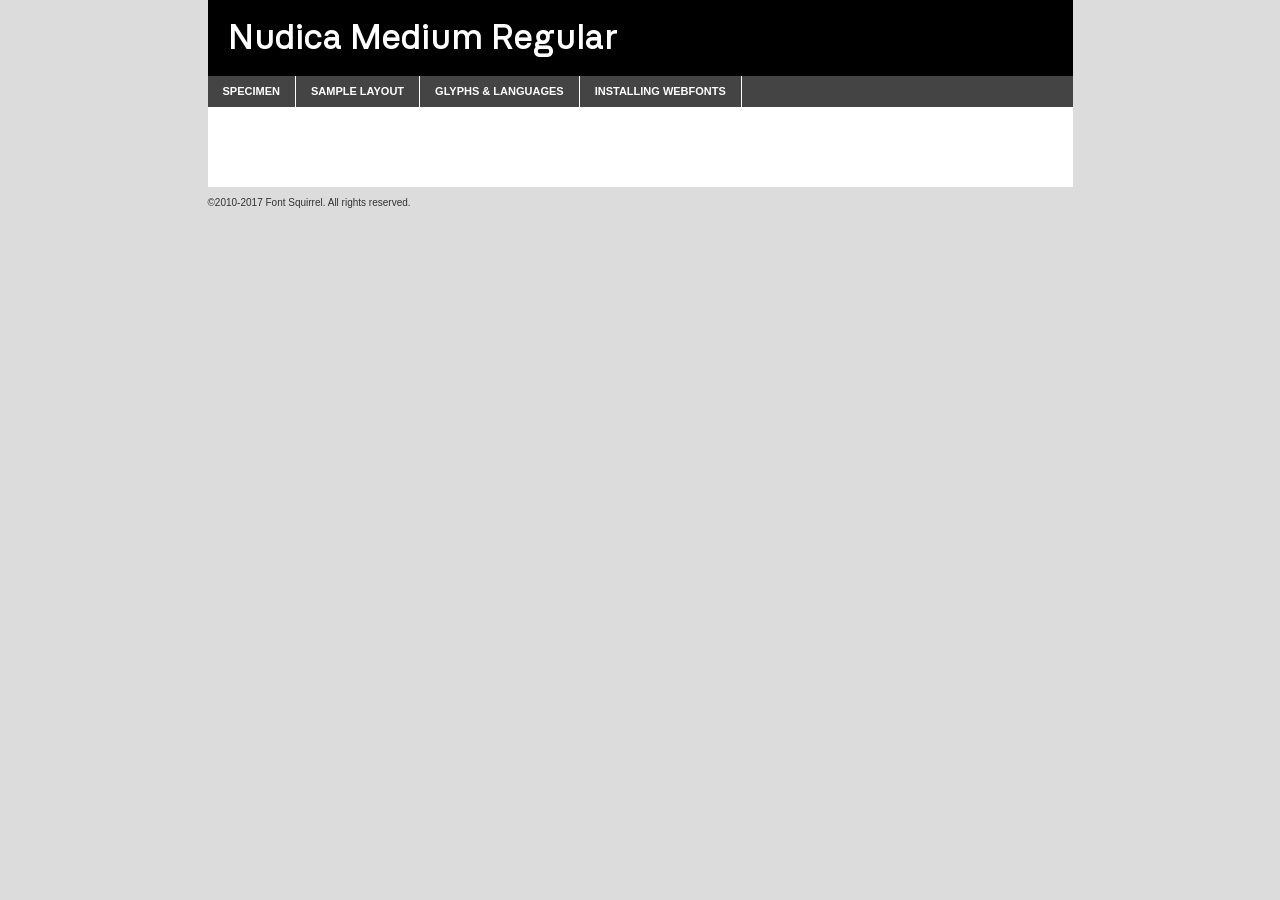
<file: font/Webfont/Webfont Kit/nudica-medium-demo.html>
<!DOCTYPE html PUBLIC "-//W3C//DTD XHTML 1.0 Transitional//EN"
        "http://www.w3.org/TR/xhtml1/DTD/xhtml1-transitional.dtd">

<html xmlns="http://www.w3.org/1999/xhtml" xml:lang="en" lang="en">
<head>
    <meta http-equiv="Content-Type" content="text/html; charset=utf-8"/>
    <script src="http://ajax.googleapis.com/ajax/libs/jquery/1.7.2/jquery.min.js" type="text/javascript" charset="utf-8"></script>
    <script type="text/javascript">
		(function($) {
			$.fn.easyTabs = function(option) {
				var param = jQuery.extend({ fadeSpeed: 'fast', defaultContent: 1, activeClass: 'active' }, option);
				$(this).each(function() {
					var thisId = '#' + this.id;
					if ( param.defaultContent == '' )
					{
						param.defaultContent = 1;
					}
					if ( typeof param.defaultContent == 'number' )
					{
						var defaultTab = $(thisId + ' .tabs li:eq(' + (param.defaultContent - 1) + ') a').attr('href').substr(1);
					}
					else
					{
						var defaultTab = param.defaultContent;
					}
					$(thisId + ' .tabs li a').each(function() {
						var tabToHide = $(this).attr('href').substr(1);
						$('#' + tabToHide).addClass('easytabs-tab-content');
					});
					hideAll();
					changeContent(defaultTab);

					function hideAll() {$(thisId + ' .easytabs-tab-content').hide();}

					function changeContent(tabId)
					{
						hideAll();
						$(thisId + ' .tabs li').removeClass(param.activeClass);
						$(thisId + ' .tabs li a[href=#' + tabId + ']').closest('li').addClass(param.activeClass);
						if ( param.fadeSpeed != 'none' )
						{
							$(thisId + ' #' + tabId).fadeIn(param.fadeSpeed);
						}
						else
						{
							$(thisId + ' #' + tabId).show();
						}
					}

					$(thisId + ' .tabs li').click(function() {
						var tabId = $(this).find('a').attr('href').substr(1);
						changeContent(tabId);
						return false;
					});
				});
			}
		})(jQuery);
    </script>
    <link rel="stylesheet" href="specimen_files/specimen_stylesheet.css" type="text/css" charset="utf-8"/>
    <link rel="stylesheet" href="stylesheet.css" type="text/css" charset="utf-8"/>

    <style type="text/css">
        		body {
			font-family: 'nudicamedium';
        		}

            </style>

    <title>Nudica Medium Regular Specimen</title>


    <script type="text/javascript" charset="utf-8">
		$(document).ready(function() {
			$('#container').easyTabs({ defaultContent: 1 });
		});
    </script>
</head>

<body>
<div id="container">
    <div id="header">
		Nudica Medium Regular    </div>
    <ul class="tabs">
        <li><a href="#specimen">Specimen</a></li>
        <li><a href="#layout">Sample Layout</a></li>
		        <li><a href="#glyphs">Glyphs &amp; Languages</a></li>
        <li><a href="#installing">Installing Webfonts</a></li>

    </ul>

    <div id="main_content">


        <div id="specimen">

            <div class="section">
                <div class="grid12 firstcol">
                    <div class="huge">AaBb</div>
                </div>
            </div>

            <div class="section">
                <div class="glyph_range">A&#x200B;B&#x200b;C&#x200b;D&#x200b;E&#x200b;F&#x200b;G&#x200b;H&#x200b;I&#x200b;J&#x200b;K&#x200b;L&#x200b;M&#x200b;N&#x200b;O&#x200b;P&#x200b;Q&#x200b;R&#x200b;S&#x200b;T&#x200b;U&#x200b;V&#x200b;W&#x200b;X&#x200b;Y&#x200b;Z&#x200b;a&#x200b;b&#x200b;c&#x200b;d&#x200b;e&#x200b;f&#x200b;g&#x200b;h&#x200b;i&#x200b;j&#x200b;k&#x200b;l&#x200b;m&#x200b;n&#x200b;o&#x200b;p&#x200b;q&#x200b;r&#x200b;s&#x200b;t&#x200b;u&#x200b;v&#x200b;w&#x200b;x&#x200b;y&#x200b;z&#x200b;1&#x200b;2&#x200b;3&#x200b;4&#x200b;5&#x200b;6&#x200b;7&#x200b;8&#x200b;9&#x200b;0&#x200b;&amp;&#x200b;.&#x200b;,&#x200b;?&#x200b;!&#x200b;&#64;&#x200b;(&#x200b;)&#x200b;#&#x200b;$&#x200b;%&#x200b;*&#x200b;+&#x200b;-&#x200b;=&#x200b;:&#x200b;;</div>
            </div>
            <div class="section">
                <div class="grid12 firstcol">
                    <table class="sample_table">
                        <tr>
                            <td>10</td>
                            <td class="size10">abcdefghijklmnopqrstuvwxyzABCDEFGHIJKLMNOPQRSTUVWXYZ0123456789abcdefghijklmnopqrstuvwxyzABCDEFGHIJKLMNOPQRSTUVWXYZ0123456789abcdefghijklmnopqrstuvwxyzABCDEFGHIJKLMNOPQRSTUVWXYZ</td>
                        </tr>
                        <tr>
                            <td>11</td>
                            <td class="size11">abcdefghijklmnopqrstuvwxyzABCDEFGHIJKLMNOPQRSTUVWXYZ0123456789abcdefghijklmnopqrstuvwxyzABCDEFGHIJKLMNOPQRSTUVWXYZ0123456789abcdefghijklmnopqrstuvwxyzABCDEFGHIJKLMNOPQRSTUVWXYZ</td>
                        </tr>
                        <tr>
                            <td>12</td>
                            <td class="size12">abcdefghijklmnopqrstuvwxyzABCDEFGHIJKLMNOPQRSTUVWXYZ0123456789abcdefghijklmnopqrstuvwxyzABCDEFGHIJKLMNOPQRSTUVWXYZ0123456789abcdefghijklmnopqrstuvwxyzABCDEFGHIJKLMNOPQRSTUVWXYZ</td>
                        </tr>
                        <tr>
                            <td>13</td>
                            <td class="size13">abcdefghijklmnopqrstuvwxyzABCDEFGHIJKLMNOPQRSTUVWXYZ0123456789abcdefghijklmnopqrstuvwxyzABCDEFGHIJKLMNOPQRSTUVWXYZ0123456789abcdefghijklmnopqrstuvwxyzABCDEFGHIJKLMNOPQRSTUVWXYZ</td>
                        </tr>
                        <tr>
                            <td>14</td>
                            <td class="size14">abcdefghijklmnopqrstuvwxyzABCDEFGHIJKLMNOPQRSTUVWXYZ0123456789abcdefghijklmnopqrstuvwxyzABCDEFGHIJKLMNOPQRSTUVWXYZ0123456789abcdefghijklmnopqrstuvwxyzABCDEFGHIJKLMNOPQRSTUVWXYZ</td>
                        </tr>
                        <tr>
                            <td>16</td>
                            <td class="size16">abcdefghijklmnopqrstuvwxyzABCDEFGHIJKLMNOPQRSTUVWXYZ0123456789abcdefghijklmnopqrstuvwxyzABCDEFGHIJKLMNOPQRSTUVWXYZ</td>
                        </tr>
                        <tr>
                            <td>18</td>
                            <td class="size18">abcdefghijklmnopqrstuvwxyzABCDEFGHIJKLMNOPQRSTUVWXYZ0123456789abcdefghijklmnopqrstuvwxyzABCDEFGHIJKLMNOPQRSTUVWXYZ</td>
                        </tr>
                        <tr>
                            <td>20</td>
                            <td class="size20">abcdefghijklmnopqrstuvwxyzABCDEFGHIJKLMNOPQRSTUVWXYZ0123456789abcdefghijklmnopqrstuvwxyzABCDEFGHIJKLMNOPQRSTUVWXYZ</td>
                        </tr>
                        <tr>
                            <td>24</td>
                            <td class="size24">abcdefghijklmnopqrstuvwxyzABCDEFGHIJKLMNOPQRSTUVWXYZ0123456789abcdefghijklmnopqrstuvwxyzABCDEFGHIJKLMNOPQRSTUVWXYZ</td>
                        </tr>
                        <tr>
                            <td>30</td>
                            <td class="size30">abcdefghijklmnopqrstuvwxyzABCDEFGHIJKLMNOPQRSTUVWXYZ0123456789abcdefghijklmnopqrstuvwxyzABCDEFGHIJKLMNOPQRSTUVWXYZ</td>
                        </tr>
                        <tr>
                            <td>36</td>
                            <td class="size36">abcdefghijklmnopqrstuvwxyzABCDEFGHIJKLMNOPQRSTUVWXYZ0123456789abcdefghijklmnopqrstuvwxyzABCDEFGHIJKLMNOPQRSTUVWXYZ</td>
                        </tr>
                        <tr>
                            <td>48</td>
                            <td class="size48">abcdefghijklmnopqrstuvwxyzABCDEFGHIJKLMNOPQRSTUVWXYZ0123456789abcdefghijklmnopqrstuvwxyzABCDEFGHIJKLMNOPQRSTUVWXYZ</td>
                        </tr>
                        <tr>
                            <td>60</td>
                            <td class="size60">abcdefghijklmnopqrstuvwxyzABCDEFGHIJKLMNOPQRSTUVWXYZ0123456789abcdefghijklmnopqrstuvwxyzABCDEFGHIJKLMNOPQRSTUVWXYZ</td>
                        </tr>
                        <tr>
                            <td>72</td>
                            <td class="size72">abcdefghijklmnopqrstuvwxyzABCDEFGHIJKLMNOPQRSTUVWXYZ0123456789abcdefghijklmnopqrstuvwxyzABCDEFGHIJKLMNOPQRSTUVWXYZ</td>
                        </tr>
                        <tr>
                            <td>90</td>
                            <td class="size90">abcdefghijklmnopqrstuvwxyzABCDEFGHIJKLMNOPQRSTUVWXYZ0123456789abcdefghijklmnopqrstuvwxyzABCDEFGHIJKLMNOPQRSTUVWXYZ</td>
                        </tr>
                    </table>

                </div>

            </div>


            <div class="section" id="bodycomparison">


                <div id="xheight">
                    <div class="fontbody">&#x25FC;&#x25FC;&#x25FC;&#x25FC;&#x25FC;&#x25FC;&#x25FC;&#x25FC;&#x25FC;&#x25FC;&#x25FC;&#x25FC;&#x25FC;&#x25FC;&#x25FC;&#x25FC;&#x25FC;&#x25FC;&#x25FC;&#x25FC;&#x25FC;&#x25FC;&#x25FC;&#x25FC;&#x25FC;&#x25FC;&#x25FC;&#x25FC;&#x25FC;&#x25FC;&#x25FC;&#x25FC;&#x25FC;&#x25FC;&#x25FC;&#x25FC;&#x25FC;&#x25FC;&#x25FC;&#x25FC;&#x25FC;&#x25FC;&#x25FC;&#x25FC;&#x25FC;&#x25FC;&#x25FC;&#x25FC;&#x25FC;&#x25FC;&#x25FC;&#x25FC;&#x25FC;&#x25FC;&#x25FC;&#x25FC;&#x25FC;&#x25FC;&#x25FC;&#x25FC;&#x25FC;&#x25FC;&#x25FC;&#x25FC;&#x25FC;&#x25FC;&#x25FC;&#x25FC;&#x25FC;&#x25FC;&#x25FC;&#x25FC;&#x25FC;&#x25FC;&#x25FC;&#x25FC;&#x25FC;&#x25FC;&#x25FC;&#x25FC;&#x25FC;&#x25FC;&#x25FC;&#x25FC;&#x25FC;&#x25FC;&#x25FC;&#x25FC;&#x25FC;&#x25FC;&#x25FC;&#x25FC;&#x25FC;&#x25FC;&#x25FC;&#x25FC;&#x25FC;&#x25FC;&#x25FC;body</div>
                    <div class="arialbody">body</div>
                    <div class="verdanabody">body</div>
                    <div class="georgiabody">body</div>
                </div>
                <div class="fontbody" style="z-index:1">
                    body<span>Nudica Medium Regular</span>
                </div>
                <div class="arialbody" style="z-index:1">
                    body<span>Arial</span>
                </div>
                <div class="verdanabody" style="z-index:1">
                    body<span>Verdana</span>
                </div>
                <div class="georgiabody" style="z-index:1">
                    body<span>Georgia</span>
                </div>


            </div>


            <div class="section psample psample_row1" id="">

                <div class="grid2 firstcol">
                    <p class="size10"><span>10.</span>Aenean lacinia bibendum nulla sed consectetur. Fusce dapibus, tellus ac cursus commodo, tortor mauris condimentum nibh, ut fermentum massa justo sit amet risus. Nullam id dolor id nibh ultricies vehicula ut id elit. Cum sociis natoque penatibus et magnis dis parturient montes, nascetur ridiculus mus. Nulla vitae elit libero, a pharetra augue.</p>

                </div>
                <div class="grid3">
                    <p class="size11"><span>11.</span>Aenean lacinia bibendum nulla sed consectetur. Fusce dapibus, tellus ac cursus commodo, tortor mauris condimentum nibh, ut fermentum massa justo sit amet risus. Nullam id dolor id nibh ultricies vehicula ut id elit. Cum sociis natoque penatibus et magnis dis parturient montes, nascetur ridiculus mus. Nulla vitae elit libero, a pharetra augue.</p>

                </div>
                <div class="grid3">
                    <p class="size12"><span>12.</span>Aenean lacinia bibendum nulla sed consectetur. Fusce dapibus, tellus ac cursus commodo, tortor mauris condimentum nibh, ut fermentum massa justo sit amet risus. Nullam id dolor id nibh ultricies vehicula ut id elit. Cum sociis natoque penatibus et magnis dis parturient montes, nascetur ridiculus mus. Nulla vitae elit libero, a pharetra augue.</p>

                </div>
                <div class="grid4">
                    <p class="size13"><span>13.</span>Aenean lacinia bibendum nulla sed consectetur. Fusce dapibus, tellus ac cursus commodo, tortor mauris condimentum nibh, ut fermentum massa justo sit amet risus. Nullam id dolor id nibh ultricies vehicula ut id elit. Cum sociis natoque penatibus et magnis dis parturient montes, nascetur ridiculus mus. Nulla vitae elit libero, a pharetra augue.</p>

                </div>
                <div class="white_blend"></div>

            </div>
            <div class="section psample psample_row2" id="">
                <div class="grid3 firstcol">
                    <p class="size14"><span>14.</span>Aenean lacinia bibendum nulla sed consectetur. Fusce dapibus, tellus ac cursus commodo, tortor mauris condimentum nibh, ut fermentum massa justo sit amet risus. Nullam id dolor id nibh ultricies vehicula ut id elit. Cum sociis natoque penatibus et magnis dis parturient montes, nascetur ridiculus mus. Nulla vitae elit libero, a pharetra augue.</p>

                </div>
                <div class="grid4">
                    <p class="size16"><span>16.</span>Aenean lacinia bibendum nulla sed consectetur. Fusce dapibus, tellus ac cursus commodo, tortor mauris condimentum nibh, ut fermentum massa justo sit amet risus. Nullam id dolor id nibh ultricies vehicula ut id elit. Cum sociis natoque penatibus et magnis dis parturient montes, nascetur ridiculus mus. Nulla vitae elit libero, a pharetra augue.</p>

                </div>
                <div class="grid5">
                    <p class="size18"><span>18.</span>Aenean lacinia bibendum nulla sed consectetur. Fusce dapibus, tellus ac cursus commodo, tortor mauris condimentum nibh, ut fermentum massa justo sit amet risus. Nullam id dolor id nibh ultricies vehicula ut id elit. Cum sociis natoque penatibus et magnis dis parturient montes, nascetur ridiculus mus. Nulla vitae elit libero, a pharetra augue.</p>

                </div>

                <div class="white_blend"></div>

            </div>

            <div class="section psample psample_row3" id="">
                <div class="grid5 firstcol">
                    <p class="size20"><span>20.</span>Aenean lacinia bibendum nulla sed consectetur. Fusce dapibus, tellus ac cursus commodo, tortor mauris condimentum nibh, ut fermentum massa justo sit amet risus. Nullam id dolor id nibh ultricies vehicula ut id elit. Cum sociis natoque penatibus et magnis dis parturient montes, nascetur ridiculus mus. Nulla vitae elit libero, a pharetra augue.</p>
                </div>
                <div class="grid7">
                    <p class="size24"><span>24.</span>Aenean lacinia bibendum nulla sed consectetur. Fusce dapibus, tellus ac cursus commodo, tortor mauris condimentum nibh, ut fermentum massa justo sit amet risus. Nullam id dolor id nibh ultricies vehicula ut id elit. Cum sociis natoque penatibus et magnis dis parturient montes, nascetur ridiculus mus. Nulla vitae elit libero, a pharetra augue.</p>
                </div>

                <div class="white_blend"></div>

            </div>

            <div class="section psample psample_row4" id="">
                <div class="grid12 firstcol">
                    <p class="size30"><span>30.</span>Aenean lacinia bibendum nulla sed consectetur. Fusce dapibus, tellus ac cursus commodo, tortor mauris condimentum nibh, ut fermentum massa justo sit amet risus. Nullam id dolor id nibh ultricies vehicula ut id elit. Cum sociis natoque penatibus et magnis dis parturient montes, nascetur ridiculus mus. Nulla vitae elit libero, a pharetra augue.</p>
                </div>
                <div class="white_blend"></div>

            </div>


            <div class="section psample psample_row1 fullreverse">
                <div class="grid2 firstcol">
                    <p class="size10"><span>10.</span>Aenean lacinia bibendum nulla sed consectetur. Fusce dapibus, tellus ac cursus commodo, tortor mauris condimentum nibh, ut fermentum massa justo sit amet risus. Nullam id dolor id nibh ultricies vehicula ut id elit. Cum sociis natoque penatibus et magnis dis parturient montes, nascetur ridiculus mus. Nulla vitae elit libero, a pharetra augue.</p>

                </div>
                <div class="grid3">
                    <p class="size11"><span>11.</span>Aenean lacinia bibendum nulla sed consectetur. Fusce dapibus, tellus ac cursus commodo, tortor mauris condimentum nibh, ut fermentum massa justo sit amet risus. Nullam id dolor id nibh ultricies vehicula ut id elit. Cum sociis natoque penatibus et magnis dis parturient montes, nascetur ridiculus mus. Nulla vitae elit libero, a pharetra augue.</p>

                </div>
                <div class="grid3">
                    <p class="size12"><span>12.</span>Aenean lacinia bibendum nulla sed consectetur. Fusce dapibus, tellus ac cursus commodo, tortor mauris condimentum nibh, ut fermentum massa justo sit amet risus. Nullam id dolor id nibh ultricies vehicula ut id elit. Cum sociis natoque penatibus et magnis dis parturient montes, nascetur ridiculus mus. Nulla vitae elit libero, a pharetra augue.</p>

                </div>
                <div class="grid4">
                    <p class="size13"><span>13.</span>Aenean lacinia bibendum nulla sed consectetur. Fusce dapibus, tellus ac cursus commodo, tortor mauris condimentum nibh, ut fermentum massa justo sit amet risus. Nullam id dolor id nibh ultricies vehicula ut id elit. Cum sociis natoque penatibus et magnis dis parturient montes, nascetur ridiculus mus. Nulla vitae elit libero, a pharetra augue.</p>

                </div>
                <div class="black_blend"></div>

            </div>

            <div class="section psample psample_row2 fullreverse">
                <div class="grid3 firstcol">
                    <p class="size14"><span>14.</span>Aenean lacinia bibendum nulla sed consectetur. Fusce dapibus, tellus ac cursus commodo, tortor mauris condimentum nibh, ut fermentum massa justo sit amet risus. Nullam id dolor id nibh ultricies vehicula ut id elit. Cum sociis natoque penatibus et magnis dis parturient montes, nascetur ridiculus mus. Nulla vitae elit libero, a pharetra augue.</p>

                </div>
                <div class="grid4">
                    <p class="size16"><span>16.</span>Aenean lacinia bibendum nulla sed consectetur. Fusce dapibus, tellus ac cursus commodo, tortor mauris condimentum nibh, ut fermentum massa justo sit amet risus. Nullam id dolor id nibh ultricies vehicula ut id elit. Cum sociis natoque penatibus et magnis dis parturient montes, nascetur ridiculus mus. Nulla vitae elit libero, a pharetra augue.</p>

                </div>
                <div class="grid5">
                    <p class="size18"><span>18.</span>Aenean lacinia bibendum nulla sed consectetur. Fusce dapibus, tellus ac cursus commodo, tortor mauris condimentum nibh, ut fermentum massa justo sit amet risus. Nullam id dolor id nibh ultricies vehicula ut id elit. Cum sociis natoque penatibus et magnis dis parturient montes, nascetur ridiculus mus. Nulla vitae elit libero, a pharetra augue.</p>

                </div>
                <div class="black_blend"></div>

            </div>

            <div class="section psample fullreverse psample_row3" id="">
                <div class="grid5 firstcol">
                    <p class="size20"><span>20.</span>Aenean lacinia bibendum nulla sed consectetur. Fusce dapibus, tellus ac cursus commodo, tortor mauris condimentum nibh, ut fermentum massa justo sit amet risus. Nullam id dolor id nibh ultricies vehicula ut id elit. Cum sociis natoque penatibus et magnis dis parturient montes, nascetur ridiculus mus. Nulla vitae elit libero, a pharetra augue.</p>
                </div>
                <div class="grid7">
                    <p class="size24"><span>24.</span>Aenean lacinia bibendum nulla sed consectetur. Fusce dapibus, tellus ac cursus commodo, tortor mauris condimentum nibh, ut fermentum massa justo sit amet risus. Nullam id dolor id nibh ultricies vehicula ut id elit. Cum sociis natoque penatibus et magnis dis parturient montes, nascetur ridiculus mus. Nulla vitae elit libero, a pharetra augue.</p>
                </div>

                <div class="black_blend"></div>

            </div>

            <div class="section psample fullreverse psample_row4" id="" style="border-bottom: 20px #000 solid;">
                <div class="grid12 firstcol">
                    <p class="size30"><span>30.</span>Aenean lacinia bibendum nulla sed consectetur. Fusce dapibus, tellus ac cursus commodo, tortor mauris condimentum nibh, ut fermentum massa justo sit amet risus. Nullam id dolor id nibh ultricies vehicula ut id elit. Cum sociis natoque penatibus et magnis dis parturient montes, nascetur ridiculus mus. Nulla vitae elit libero, a pharetra augue.</p>
                </div>
                <div class="black_blend"></div>

            </div>


        </div>

        <div id="layout">

            <div class="section">

                <div class="grid12 firstcol">
                    <h1>Lorem Ipsum Dolor</h1>
                    <h2>Etiam porta sem malesuada magna mollis euismod</h2>

                    <p class="byline">By <a href="#link">Aenean Lacinia</a></p>
                </div>
            </div>
            <div class="section">
                <div class="grid8 firstcol">
                    <p class="large">Donec sed odio dui. Morbi leo risus, porta ac consectetur ac, vestibulum at eros. Fusce dapibus, tellus ac cursus commodo, tortor mauris condimentum nibh, ut fermentum massa justo sit amet risus. </p>


                    <h3>Pellentesque ornare sem</h3>

                    <p>Maecenas sed diam eget risus varius blandit sit amet non magna. Maecenas faucibus mollis interdum. Donec ullamcorper nulla non metus auctor fringilla. Nullam id dolor id nibh ultricies vehicula ut id elit. Nullam id dolor id nibh ultricies vehicula ut id elit. </p>

                    <p>Aenean eu leo quam. Pellentesque ornare sem lacinia quam venenatis vestibulum. Lorem ipsum dolor sit amet, consectetur adipiscing elit. Cum sociis natoque penatibus et magnis dis parturient montes, nascetur ridiculus mus. </p>

                    <p>Nulla vitae elit libero, a pharetra augue. Praesent commodo cursus magna, vel scelerisque nisl consectetur et. Aenean lacinia bibendum nulla sed consectetur. </p>

                    <p>Nullam quis risus eget urna mollis ornare vel eu leo. Nullam quis risus eget urna mollis ornare vel eu leo. Maecenas sed diam eget risus varius blandit sit amet non magna. Donec ullamcorper nulla non metus auctor fringilla. </p>

                    <h3>Cras mattis consectetur</h3>

                    <p>Aenean eu leo quam. Pellentesque ornare sem lacinia quam venenatis vestibulum. Aenean lacinia bibendum nulla sed consectetur. Integer posuere erat a ante venenatis dapibus posuere velit aliquet. Cras mattis consectetur purus sit amet fermentum. </p>

                    <p>Nullam id dolor id nibh ultricies vehicula ut id elit. Nullam quis risus eget urna mollis ornare vel eu leo. Cras mattis consectetur purus sit amet fermentum.</p>
                </div>

                <div class="grid4 sidebar">

                    <div class="box reverse">
                        <p class="last">Nullam quis risus eget urna mollis ornare vel eu leo. Donec ullamcorper nulla non metus auctor fringilla. Cras mattis consectetur purus sit amet fermentum. Sed posuere consectetur est at lobortis. Lorem ipsum dolor sit amet, consectetur adipiscing elit. </p>
                    </div>

                    <p class="caption">Maecenas sed diam eget risus varius.</p>

                    <p>Vestibulum id ligula porta felis euismod semper. Integer posuere erat a ante venenatis dapibus posuere velit aliquet. Vestibulum id ligula porta felis euismod semper. Sed posuere consectetur est at lobortis. Maecenas sed diam eget risus varius blandit sit amet non magna. Fusce dapibus, tellus ac cursus commodo, tortor mauris condimentum nibh, ut fermentum massa justo sit amet risus. </p>


                    <p>Duis mollis, est non commodo luctus, nisi erat porttitor ligula, eget lacinia odio sem nec elit. Aenean lacinia bibendum nulla sed consectetur. Vivamus sagittis lacus vel augue laoreet rutrum faucibus dolor auctor. Aenean lacinia bibendum nulla sed consectetur. Nullam quis risus eget urna mollis ornare vel eu leo. </p>

                    <p>Praesent commodo cursus magna, vel scelerisque nisl consectetur et. Donec ullamcorper nulla non metus auctor fringilla. Maecenas faucibus mollis interdum. Fusce dapibus, tellus ac cursus commodo, tortor mauris condimentum nibh, ut fermentum massa justo sit amet risus. </p>

                </div>
            </div>

        </div>


		

        <div id="glyphs">
            <div class="section">
                <div class="grid12 firstcol">

                    <h1>Language Support</h1>
                    <p>The subset of Nudica Medium Regular in this kit supports the following languages:<br/>

						Afrikaans, Albanian, Basque, Belarusian_lacinka, Bosnian, Breton, Catalan, Chamorro, Chichewa_nyanja, Croatian, Czech, Danish, Dutch, English, Esperanto, Estonian, Faroese, Finnish, French, Frisian, Galician, German, Hungarian, Icelandic, Italian, Latvian, Lithuanian, Malagasy, Maltese, Norwegian, Polish, Portuguese, Romanian, Serbian, Slovak, Slovenian, Spanish, Turkish, Welsh, Alsatian, Aragonese, Arapaho, Aromanian, Arrernte, Asturian, Aymara, Bislama, Cebuano, Cheyenne, Cimbrian, Corsican, Fijian, French_creole, Friulian, Genoese, Gilbertese, Greenlandic, Haitian_creole, Hawaiian, Hiligaynon, Hmong, Hopi, Ibanag, Iloko_ilokano, Indonesian, Interglossa_glosa, Interlingua, Irish_gaelic, Istro-romanian, Jerriais, Kashubian, Kurdish_kurmanji, Ladin, Lojban, Lombard, Low_saxon, Luxembourgeois, Malay_latinized, Manx, Maori, Megleno-romanian, Mohawk, Nahuatl, Norfolk_pitcairnese, Northern_sotho, Occitan, Oromo, Pangasinan, Papiamento, Piedmontese, Potawatomi, Quechua, Rhaeto-romance, Romansh, Rotokas, Sami_inari, Sami_lule, Samoan, Sardinian, Scots_gaelic, Seychelles_creole, Shona, Sicilian, Somali, Southern_ndebele, Southern_sotho, Swahili, Swati_swazi, Tagalog_filipino_pilipino, Tahitian, Tausug, Tetum, Tok_pisin, Tongan, Tswana, Turkmen, Turkmen_latinized, Tuvaluan, Uyghur_latinized, Veps, Volapuk, Votic_latinized, Walloon, Warlpiri, Xhosa, Yapese, Zulu, Latinbasic, Ubasic, Demo                    </p>
                    <h1>Glyph Chart</h1>
                    <p>The subset of Nudica Medium Regular in this kit includes all the glyphs listed below. Unicode entities are included above each glyph to help you insert individual characters into your layout.</p>
                    <div id="glyph_chart">

																				                                <div><p>&amp;#32;</p>&#32;</div>
																				                                <div><p>&amp;#33;</p>&#33;</div>
																				                                <div><p>&amp;#34;</p>&#34;</div>
																				                                <div><p>&amp;#35;</p>&#35;</div>
																				                                <div><p>&amp;#36;</p>&#36;</div>
																				                                <div><p>&amp;#37;</p>&#37;</div>
																				                                <div><p>&amp;#38;</p>&#38;</div>
																				                                <div><p>&amp;#39;</p>&#39;</div>
																				                                <div><p>&amp;#40;</p>&#40;</div>
																				                                <div><p>&amp;#41;</p>&#41;</div>
																				                                <div><p>&amp;#42;</p>&#42;</div>
																				                                <div><p>&amp;#43;</p>&#43;</div>
																				                                <div><p>&amp;#44;</p>&#44;</div>
																				                                <div><p>&amp;#45;</p>&#45;</div>
																				                                <div><p>&amp;#46;</p>&#46;</div>
																				                                <div><p>&amp;#47;</p>&#47;</div>
																				                                <div><p>&amp;#48;</p>&#48;</div>
																				                                <div><p>&amp;#49;</p>&#49;</div>
																				                                <div><p>&amp;#50;</p>&#50;</div>
																				                                <div><p>&amp;#51;</p>&#51;</div>
																				                                <div><p>&amp;#52;</p>&#52;</div>
																				                                <div><p>&amp;#53;</p>&#53;</div>
																				                                <div><p>&amp;#54;</p>&#54;</div>
																				                                <div><p>&amp;#55;</p>&#55;</div>
																				                                <div><p>&amp;#56;</p>&#56;</div>
																				                                <div><p>&amp;#57;</p>&#57;</div>
																				                                <div><p>&amp;#58;</p>&#58;</div>
																				                                <div><p>&amp;#59;</p>&#59;</div>
																				                                <div><p>&amp;#60;</p>&#60;</div>
																				                                <div><p>&amp;#61;</p>&#61;</div>
																				                                <div><p>&amp;#62;</p>&#62;</div>
																				                                <div><p>&amp;#63;</p>&#63;</div>
																				                                <div><p>&amp;#64;</p>&#64;</div>
																				                                <div><p>&amp;#65;</p>&#65;</div>
																				                                <div><p>&amp;#66;</p>&#66;</div>
																				                                <div><p>&amp;#67;</p>&#67;</div>
																				                                <div><p>&amp;#68;</p>&#68;</div>
																				                                <div><p>&amp;#69;</p>&#69;</div>
																				                                <div><p>&amp;#70;</p>&#70;</div>
																				                                <div><p>&amp;#71;</p>&#71;</div>
																				                                <div><p>&amp;#72;</p>&#72;</div>
																				                                <div><p>&amp;#73;</p>&#73;</div>
																				                                <div><p>&amp;#74;</p>&#74;</div>
																				                                <div><p>&amp;#75;</p>&#75;</div>
																				                                <div><p>&amp;#76;</p>&#76;</div>
																				                                <div><p>&amp;#77;</p>&#77;</div>
																				                                <div><p>&amp;#78;</p>&#78;</div>
																				                                <div><p>&amp;#79;</p>&#79;</div>
																				                                <div><p>&amp;#80;</p>&#80;</div>
																				                                <div><p>&amp;#81;</p>&#81;</div>
																				                                <div><p>&amp;#82;</p>&#82;</div>
																				                                <div><p>&amp;#83;</p>&#83;</div>
																				                                <div><p>&amp;#84;</p>&#84;</div>
																				                                <div><p>&amp;#85;</p>&#85;</div>
																				                                <div><p>&amp;#86;</p>&#86;</div>
																				                                <div><p>&amp;#87;</p>&#87;</div>
																				                                <div><p>&amp;#88;</p>&#88;</div>
																				                                <div><p>&amp;#89;</p>&#89;</div>
																				                                <div><p>&amp;#90;</p>&#90;</div>
																				                                <div><p>&amp;#91;</p>&#91;</div>
																				                                <div><p>&amp;#92;</p>&#92;</div>
																				                                <div><p>&amp;#93;</p>&#93;</div>
																				                                <div><p>&amp;#94;</p>&#94;</div>
																				                                <div><p>&amp;#95;</p>&#95;</div>
																				                                <div><p>&amp;#96;</p>&#96;</div>
																				                                <div><p>&amp;#97;</p>&#97;</div>
																				                                <div><p>&amp;#98;</p>&#98;</div>
																				                                <div><p>&amp;#99;</p>&#99;</div>
																				                                <div><p>&amp;#100;</p>&#100;</div>
																				                                <div><p>&amp;#101;</p>&#101;</div>
																				                                <div><p>&amp;#102;</p>&#102;</div>
																				                                <div><p>&amp;#103;</p>&#103;</div>
																				                                <div><p>&amp;#104;</p>&#104;</div>
																				                                <div><p>&amp;#105;</p>&#105;</div>
																				                                <div><p>&amp;#106;</p>&#106;</div>
																				                                <div><p>&amp;#107;</p>&#107;</div>
																				                                <div><p>&amp;#108;</p>&#108;</div>
																				                                <div><p>&amp;#109;</p>&#109;</div>
																				                                <div><p>&amp;#110;</p>&#110;</div>
																				                                <div><p>&amp;#111;</p>&#111;</div>
																				                                <div><p>&amp;#112;</p>&#112;</div>
																				                                <div><p>&amp;#113;</p>&#113;</div>
																				                                <div><p>&amp;#114;</p>&#114;</div>
																				                                <div><p>&amp;#115;</p>&#115;</div>
																				                                <div><p>&amp;#116;</p>&#116;</div>
																				                                <div><p>&amp;#117;</p>&#117;</div>
																				                                <div><p>&amp;#118;</p>&#118;</div>
																				                                <div><p>&amp;#119;</p>&#119;</div>
																				                                <div><p>&amp;#120;</p>&#120;</div>
																				                                <div><p>&amp;#121;</p>&#121;</div>
																				                                <div><p>&amp;#122;</p>&#122;</div>
																				                                <div><p>&amp;#123;</p>&#123;</div>
																				                                <div><p>&amp;#124;</p>&#124;</div>
																				                                <div><p>&amp;#125;</p>&#125;</div>
																				                                <div><p>&amp;#126;</p>&#126;</div>
																				                                <div><p>&amp;#160;</p>&#160;</div>
																				                                <div><p>&amp;#161;</p>&#161;</div>
																				                                <div><p>&amp;#162;</p>&#162;</div>
																				                                <div><p>&amp;#163;</p>&#163;</div>
																				                                <div><p>&amp;#164;</p>&#164;</div>
																				                                <div><p>&amp;#165;</p>&#165;</div>
																				                                <div><p>&amp;#166;</p>&#166;</div>
																				                                <div><p>&amp;#167;</p>&#167;</div>
																				                                <div><p>&amp;#168;</p>&#168;</div>
																				                                <div><p>&amp;#169;</p>&#169;</div>
																				                                <div><p>&amp;#170;</p>&#170;</div>
																				                                <div><p>&amp;#171;</p>&#171;</div>
																				                                <div><p>&amp;#173;</p>&#173;</div>
																				                                <div><p>&amp;#174;</p>&#174;</div>
																				                                <div><p>&amp;#175;</p>&#175;</div>
																				                                <div><p>&amp;#176;</p>&#176;</div>
																				                                <div><p>&amp;#177;</p>&#177;</div>
																				                                <div><p>&amp;#178;</p>&#178;</div>
																				                                <div><p>&amp;#179;</p>&#179;</div>
																				                                <div><p>&amp;#180;</p>&#180;</div>
																				                                <div><p>&amp;#182;</p>&#182;</div>
																				                                <div><p>&amp;#183;</p>&#183;</div>
																				                                <div><p>&amp;#184;</p>&#184;</div>
																				                                <div><p>&amp;#185;</p>&#185;</div>
																				                                <div><p>&amp;#186;</p>&#186;</div>
																				                                <div><p>&amp;#187;</p>&#187;</div>
																				                                <div><p>&amp;#188;</p>&#188;</div>
																				                                <div><p>&amp;#189;</p>&#189;</div>
																				                                <div><p>&amp;#190;</p>&#190;</div>
																				                                <div><p>&amp;#191;</p>&#191;</div>
																				                                <div><p>&amp;#192;</p>&#192;</div>
																				                                <div><p>&amp;#193;</p>&#193;</div>
																				                                <div><p>&amp;#194;</p>&#194;</div>
																				                                <div><p>&amp;#195;</p>&#195;</div>
																				                                <div><p>&amp;#196;</p>&#196;</div>
																				                                <div><p>&amp;#197;</p>&#197;</div>
																				                                <div><p>&amp;#198;</p>&#198;</div>
																				                                <div><p>&amp;#199;</p>&#199;</div>
																				                                <div><p>&amp;#200;</p>&#200;</div>
																				                                <div><p>&amp;#201;</p>&#201;</div>
																				                                <div><p>&amp;#202;</p>&#202;</div>
																				                                <div><p>&amp;#203;</p>&#203;</div>
																				                                <div><p>&amp;#204;</p>&#204;</div>
																				                                <div><p>&amp;#205;</p>&#205;</div>
																				                                <div><p>&amp;#206;</p>&#206;</div>
																				                                <div><p>&amp;#207;</p>&#207;</div>
																				                                <div><p>&amp;#208;</p>&#208;</div>
																				                                <div><p>&amp;#209;</p>&#209;</div>
																				                                <div><p>&amp;#210;</p>&#210;</div>
																				                                <div><p>&amp;#211;</p>&#211;</div>
																				                                <div><p>&amp;#212;</p>&#212;</div>
																				                                <div><p>&amp;#213;</p>&#213;</div>
																				                                <div><p>&amp;#214;</p>&#214;</div>
																				                                <div><p>&amp;#215;</p>&#215;</div>
																				                                <div><p>&amp;#216;</p>&#216;</div>
																				                                <div><p>&amp;#217;</p>&#217;</div>
																				                                <div><p>&amp;#218;</p>&#218;</div>
																				                                <div><p>&amp;#219;</p>&#219;</div>
																				                                <div><p>&amp;#220;</p>&#220;</div>
																				                                <div><p>&amp;#221;</p>&#221;</div>
																				                                <div><p>&amp;#222;</p>&#222;</div>
																				                                <div><p>&amp;#223;</p>&#223;</div>
																				                                <div><p>&amp;#224;</p>&#224;</div>
																				                                <div><p>&amp;#225;</p>&#225;</div>
																				                                <div><p>&amp;#226;</p>&#226;</div>
																				                                <div><p>&amp;#227;</p>&#227;</div>
																				                                <div><p>&amp;#228;</p>&#228;</div>
																				                                <div><p>&amp;#229;</p>&#229;</div>
																				                                <div><p>&amp;#230;</p>&#230;</div>
																				                                <div><p>&amp;#231;</p>&#231;</div>
																				                                <div><p>&amp;#232;</p>&#232;</div>
																				                                <div><p>&amp;#233;</p>&#233;</div>
																				                                <div><p>&amp;#234;</p>&#234;</div>
																				                                <div><p>&amp;#235;</p>&#235;</div>
																				                                <div><p>&amp;#236;</p>&#236;</div>
																				                                <div><p>&amp;#237;</p>&#237;</div>
																				                                <div><p>&amp;#238;</p>&#238;</div>
																				                                <div><p>&amp;#239;</p>&#239;</div>
																				                                <div><p>&amp;#240;</p>&#240;</div>
																				                                <div><p>&amp;#241;</p>&#241;</div>
																				                                <div><p>&amp;#242;</p>&#242;</div>
																				                                <div><p>&amp;#243;</p>&#243;</div>
																				                                <div><p>&amp;#244;</p>&#244;</div>
																				                                <div><p>&amp;#245;</p>&#245;</div>
																				                                <div><p>&amp;#246;</p>&#246;</div>
																				                                <div><p>&amp;#247;</p>&#247;</div>
																				                                <div><p>&amp;#248;</p>&#248;</div>
																				                                <div><p>&amp;#249;</p>&#249;</div>
																				                                <div><p>&amp;#250;</p>&#250;</div>
																				                                <div><p>&amp;#251;</p>&#251;</div>
																				                                <div><p>&amp;#252;</p>&#252;</div>
																				                                <div><p>&amp;#253;</p>&#253;</div>
																				                                <div><p>&amp;#254;</p>&#254;</div>
																				                                <div><p>&amp;#255;</p>&#255;</div>
																				                                <div><p>&amp;#256;</p>&#256;</div>
																				                                <div><p>&amp;#257;</p>&#257;</div>
																				                                <div><p>&amp;#258;</p>&#258;</div>
																				                                <div><p>&amp;#259;</p>&#259;</div>
																				                                <div><p>&amp;#260;</p>&#260;</div>
																				                                <div><p>&amp;#261;</p>&#261;</div>
																				                                <div><p>&amp;#262;</p>&#262;</div>
																				                                <div><p>&amp;#263;</p>&#263;</div>
																				                                <div><p>&amp;#264;</p>&#264;</div>
																				                                <div><p>&amp;#265;</p>&#265;</div>
																				                                <div><p>&amp;#266;</p>&#266;</div>
																				                                <div><p>&amp;#267;</p>&#267;</div>
																				                                <div><p>&amp;#268;</p>&#268;</div>
																				                                <div><p>&amp;#269;</p>&#269;</div>
																				                                <div><p>&amp;#270;</p>&#270;</div>
																				                                <div><p>&amp;#271;</p>&#271;</div>
																				                                <div><p>&amp;#272;</p>&#272;</div>
																				                                <div><p>&amp;#273;</p>&#273;</div>
																				                                <div><p>&amp;#274;</p>&#274;</div>
																				                                <div><p>&amp;#275;</p>&#275;</div>
																				                                <div><p>&amp;#276;</p>&#276;</div>
																				                                <div><p>&amp;#277;</p>&#277;</div>
																				                                <div><p>&amp;#278;</p>&#278;</div>
																				                                <div><p>&amp;#279;</p>&#279;</div>
																				                                <div><p>&amp;#280;</p>&#280;</div>
																				                                <div><p>&amp;#281;</p>&#281;</div>
																				                                <div><p>&amp;#282;</p>&#282;</div>
																				                                <div><p>&amp;#283;</p>&#283;</div>
																				                                <div><p>&amp;#284;</p>&#284;</div>
																				                                <div><p>&amp;#285;</p>&#285;</div>
																				                                <div><p>&amp;#286;</p>&#286;</div>
																				                                <div><p>&amp;#287;</p>&#287;</div>
																				                                <div><p>&amp;#288;</p>&#288;</div>
																				                                <div><p>&amp;#289;</p>&#289;</div>
																				                                <div><p>&amp;#290;</p>&#290;</div>
																				                                <div><p>&amp;#291;</p>&#291;</div>
																				                                <div><p>&amp;#292;</p>&#292;</div>
																				                                <div><p>&amp;#293;</p>&#293;</div>
																				                                <div><p>&amp;#294;</p>&#294;</div>
																				                                <div><p>&amp;#295;</p>&#295;</div>
																				                                <div><p>&amp;#296;</p>&#296;</div>
																				                                <div><p>&amp;#297;</p>&#297;</div>
																				                                <div><p>&amp;#298;</p>&#298;</div>
																				                                <div><p>&amp;#299;</p>&#299;</div>
																				                                <div><p>&amp;#300;</p>&#300;</div>
																				                                <div><p>&amp;#301;</p>&#301;</div>
																				                                <div><p>&amp;#302;</p>&#302;</div>
																				                                <div><p>&amp;#303;</p>&#303;</div>
																				                                <div><p>&amp;#304;</p>&#304;</div>
																				                                <div><p>&amp;#305;</p>&#305;</div>
																				                                <div><p>&amp;#306;</p>&#306;</div>
																				                                <div><p>&amp;#307;</p>&#307;</div>
																				                                <div><p>&amp;#308;</p>&#308;</div>
																				                                <div><p>&amp;#309;</p>&#309;</div>
																				                                <div><p>&amp;#310;</p>&#310;</div>
																				                                <div><p>&amp;#311;</p>&#311;</div>
																				                                <div><p>&amp;#312;</p>&#312;</div>
																				                                <div><p>&amp;#313;</p>&#313;</div>
																				                                <div><p>&amp;#314;</p>&#314;</div>
																				                                <div><p>&amp;#315;</p>&#315;</div>
																				                                <div><p>&amp;#316;</p>&#316;</div>
																				                                <div><p>&amp;#317;</p>&#317;</div>
																				                                <div><p>&amp;#318;</p>&#318;</div>
																				                                <div><p>&amp;#319;</p>&#319;</div>
																				                                <div><p>&amp;#320;</p>&#320;</div>
																				                                <div><p>&amp;#321;</p>&#321;</div>
																				                                <div><p>&amp;#322;</p>&#322;</div>
																				                                <div><p>&amp;#323;</p>&#323;</div>
																				                                <div><p>&amp;#324;</p>&#324;</div>
																				                                <div><p>&amp;#325;</p>&#325;</div>
																				                                <div><p>&amp;#326;</p>&#326;</div>
																				                                <div><p>&amp;#327;</p>&#327;</div>
																				                                <div><p>&amp;#328;</p>&#328;</div>
																				                                <div><p>&amp;#329;</p>&#329;</div>
																				                                <div><p>&amp;#330;</p>&#330;</div>
																				                                <div><p>&amp;#331;</p>&#331;</div>
																				                                <div><p>&amp;#332;</p>&#332;</div>
																				                                <div><p>&amp;#333;</p>&#333;</div>
																				                                <div><p>&amp;#334;</p>&#334;</div>
																				                                <div><p>&amp;#335;</p>&#335;</div>
																				                                <div><p>&amp;#336;</p>&#336;</div>
																				                                <div><p>&amp;#337;</p>&#337;</div>
																				                                <div><p>&amp;#338;</p>&#338;</div>
																				                                <div><p>&amp;#339;</p>&#339;</div>
																				                                <div><p>&amp;#340;</p>&#340;</div>
																				                                <div><p>&amp;#341;</p>&#341;</div>
																				                                <div><p>&amp;#342;</p>&#342;</div>
																				                                <div><p>&amp;#343;</p>&#343;</div>
																				                                <div><p>&amp;#344;</p>&#344;</div>
																				                                <div><p>&amp;#345;</p>&#345;</div>
																				                                <div><p>&amp;#346;</p>&#346;</div>
																				                                <div><p>&amp;#347;</p>&#347;</div>
																				                                <div><p>&amp;#348;</p>&#348;</div>
																				                                <div><p>&amp;#349;</p>&#349;</div>
																				                                <div><p>&amp;#350;</p>&#350;</div>
																				                                <div><p>&amp;#351;</p>&#351;</div>
																				                                <div><p>&amp;#352;</p>&#352;</div>
																				                                <div><p>&amp;#353;</p>&#353;</div>
																				                                <div><p>&amp;#354;</p>&#354;</div>
																				                                <div><p>&amp;#355;</p>&#355;</div>
																				                                <div><p>&amp;#356;</p>&#356;</div>
																				                                <div><p>&amp;#357;</p>&#357;</div>
																				                                <div><p>&amp;#358;</p>&#358;</div>
																				                                <div><p>&amp;#359;</p>&#359;</div>
																				                                <div><p>&amp;#360;</p>&#360;</div>
																				                                <div><p>&amp;#361;</p>&#361;</div>
																				                                <div><p>&amp;#362;</p>&#362;</div>
																				                                <div><p>&amp;#363;</p>&#363;</div>
																				                                <div><p>&amp;#364;</p>&#364;</div>
																				                                <div><p>&amp;#365;</p>&#365;</div>
																				                                <div><p>&amp;#366;</p>&#366;</div>
																				                                <div><p>&amp;#367;</p>&#367;</div>
																				                                <div><p>&amp;#368;</p>&#368;</div>
																				                                <div><p>&amp;#369;</p>&#369;</div>
																				                                <div><p>&amp;#370;</p>&#370;</div>
																				                                <div><p>&amp;#371;</p>&#371;</div>
																				                                <div><p>&amp;#372;</p>&#372;</div>
																				                                <div><p>&amp;#373;</p>&#373;</div>
																				                                <div><p>&amp;#374;</p>&#374;</div>
																				                                <div><p>&amp;#375;</p>&#375;</div>
																				                                <div><p>&amp;#376;</p>&#376;</div>
																				                                <div><p>&amp;#377;</p>&#377;</div>
																				                                <div><p>&amp;#378;</p>&#378;</div>
																				                                <div><p>&amp;#379;</p>&#379;</div>
																				                                <div><p>&amp;#380;</p>&#380;</div>
																				                                <div><p>&amp;#381;</p>&#381;</div>
																				                                <div><p>&amp;#382;</p>&#382;</div>
																				                                <div><p>&amp;#461;</p>&#461;</div>
																				                                <div><p>&amp;#462;</p>&#462;</div>
																				                                <div><p>&amp;#463;</p>&#463;</div>
																				                                <div><p>&amp;#464;</p>&#464;</div>
																				                                <div><p>&amp;#465;</p>&#465;</div>
																				                                <div><p>&amp;#466;</p>&#466;</div>
																				                                <div><p>&amp;#486;</p>&#486;</div>
																				                                <div><p>&amp;#487;</p>&#487;</div>
																				                                <div><p>&amp;#536;</p>&#536;</div>
																				                                <div><p>&amp;#537;</p>&#537;</div>
																				                                <div><p>&amp;#538;</p>&#538;</div>
																				                                <div><p>&amp;#539;</p>&#539;</div>
																				                                <div><p>&amp;#567;</p>&#567;</div>
																				                                <div><p>&amp;#710;</p>&#710;</div>
																				                                <div><p>&amp;#711;</p>&#711;</div>
																				                                <div><p>&amp;#728;</p>&#728;</div>
																				                                <div><p>&amp;#729;</p>&#729;</div>
																				                                <div><p>&amp;#730;</p>&#730;</div>
																				                                <div><p>&amp;#731;</p>&#731;</div>
																				                                <div><p>&amp;#732;</p>&#732;</div>
																				                                <div><p>&amp;#733;</p>&#733;</div>
																				                                <div><p>&amp;#806;</p>&#806;</div>
																				                                <div><p>&amp;#7808;</p>&#7808;</div>
																				                                <div><p>&amp;#7809;</p>&#7809;</div>
																				                                <div><p>&amp;#7810;</p>&#7810;</div>
																				                                <div><p>&amp;#7811;</p>&#7811;</div>
																				                                <div><p>&amp;#7812;</p>&#7812;</div>
																				                                <div><p>&amp;#7813;</p>&#7813;</div>
																				                                <div><p>&amp;#7838;</p>&#7838;</div>
																				                                <div><p>&amp;#7868;</p>&#7868;</div>
																				                                <div><p>&amp;#7869;</p>&#7869;</div>
																				                                <div><p>&amp;#7922;</p>&#7922;</div>
																				                                <div><p>&amp;#7923;</p>&#7923;</div>
																				                                <div><p>&amp;#8192;</p>&#8192;</div>
																				                                <div><p>&amp;#8193;</p>&#8193;</div>
																				                                <div><p>&amp;#8194;</p>&#8194;</div>
																				                                <div><p>&amp;#8195;</p>&#8195;</div>
																				                                <div><p>&amp;#8196;</p>&#8196;</div>
																				                                <div><p>&amp;#8197;</p>&#8197;</div>
																				                                <div><p>&amp;#8198;</p>&#8198;</div>
																				                                <div><p>&amp;#8199;</p>&#8199;</div>
																				                                <div><p>&amp;#8200;</p>&#8200;</div>
																				                                <div><p>&amp;#8201;</p>&#8201;</div>
																				                                <div><p>&amp;#8202;</p>&#8202;</div>
																				                                <div><p>&amp;#8208;</p>&#8208;</div>
																				                                <div><p>&amp;#8209;</p>&#8209;</div>
																				                                <div><p>&amp;#8210;</p>&#8210;</div>
																				                                <div><p>&amp;#8211;</p>&#8211;</div>
																				                                <div><p>&amp;#8212;</p>&#8212;</div>
																				                                <div><p>&amp;#8216;</p>&#8216;</div>
																				                                <div><p>&amp;#8217;</p>&#8217;</div>
																				                                <div><p>&amp;#8218;</p>&#8218;</div>
																				                                <div><p>&amp;#8220;</p>&#8220;</div>
																				                                <div><p>&amp;#8221;</p>&#8221;</div>
																				                                <div><p>&amp;#8222;</p>&#8222;</div>
																				                                <div><p>&amp;#8224;</p>&#8224;</div>
																				                                <div><p>&amp;#8225;</p>&#8225;</div>
																				                                <div><p>&amp;#8226;</p>&#8226;</div>
																				                                <div><p>&amp;#8230;</p>&#8230;</div>
																				                                <div><p>&amp;#8239;</p>&#8239;</div>
																				                                <div><p>&amp;#8240;</p>&#8240;</div>
																				                                <div><p>&amp;#8242;</p>&#8242;</div>
																				                                <div><p>&amp;#8243;</p>&#8243;</div>
																				                                <div><p>&amp;#8249;</p>&#8249;</div>
																				                                <div><p>&amp;#8250;</p>&#8250;</div>
																				                                <div><p>&amp;#8260;</p>&#8260;</div>
																				                                <div><p>&amp;#8287;</p>&#8287;</div>
																				                                <div><p>&amp;#8364;</p>&#8364;</div>
																				                                <div><p>&amp;#8470;</p>&#8470;</div>
																				                                <div><p>&amp;#8482;</p>&#8482;</div>
																				                                <div><p>&amp;#8592;</p>&#8592;</div>
																				                                <div><p>&amp;#8593;</p>&#8593;</div>
																				                                <div><p>&amp;#8594;</p>&#8594;</div>
																				                                <div><p>&amp;#8595;</p>&#8595;</div>
																				                                <div><p>&amp;#8598;</p>&#8598;</div>
																				                                <div><p>&amp;#8599;</p>&#8599;</div>
																				                                <div><p>&amp;#8600;</p>&#8600;</div>
																				                                <div><p>&amp;#8601;</p>&#8601;</div>
																				                                <div><p>&amp;#8722;</p>&#8722;</div>
																				                                <div><p>&amp;#8800;</p>&#8800;</div>
																				                                <div><p>&amp;#8804;</p>&#8804;</div>
																				                                <div><p>&amp;#8805;</p>&#8805;</div>
																				                                <div><p>&amp;#9724;</p>&#9724;</div>
																																																																																																																																																																																																																																																																																																																																																																																																																																																																																																																																																																																																																																																						                    </div>
                </div>


            </div>
        </div>


        <div id="specs">

        </div>

        <div id="installing">
            <div class="section">
                <div class="grid7 firstcol">
                    <h1>Installing Webfonts</h1>

                    <p>Webfonts are supported by all major browser platforms but not all in the same way. There are currently four different font formats that must be included in order to target all browsers. This includes TTF, WOFF, EOT and SVG.</p>

                    <h2>1. Upload your webfonts</h2>
                    <p>You must upload your webfont kit to your website. They should be in or near the same directory as your CSS files.</p>

                    <h2>2. Include the webfont stylesheet</h2>
                    <p>A special CSS @font-face declaration helps the various browsers select the appropriate font it needs without causing you a bunch of headaches. Learn more about this syntax by reading the <a href="https://www.fontspring.com/blog/further-hardening-of-the-bulletproof-syntax">Fontspring blog post</a> about it. The code for it is as follows:</p>


                    <code>
                        @font-face{
                        font-family: 'MyWebFont';
                        src: url('WebFont.eot');
                        src: url('WebFont.eot?#iefix') format('embedded-opentype'),
                        url('WebFont.woff') format('woff'),
                        url('WebFont.ttf') format('truetype'),
                        url('WebFont.svg#webfont') format('svg');
                        }
                    </code>

                    <p>We've already gone ahead and generated the code for you. All you have to do is link to the stylesheet in your HTML, like this:</p>
                    <code>&lt;link rel=&quot;stylesheet&quot; href=&quot;stylesheet.css&quot; type=&quot;text/css&quot; charset=&quot;utf-8&quot; /&gt;</code>

                    <h2>3. Modify your own stylesheet</h2>
                    <p>To take advantage of your new fonts, you must tell your stylesheet to use them. Look at the original @font-face declaration above and find the property called "font-family." The name linked there will be what you use to reference the font. Prepend that webfont name to the font stack in the "font-family" property, inside the selector you want to change. For example:</p>
                    <code>p { font-family: 'WebFont', Arial, sans-serif; }</code>

                    <h2>4. Test</h2>
                    <p>Getting webfonts to work cross-browser <em>can</em> be tricky. Use the information in the sidebar to help you if you find that fonts aren't loading in a particular browser.</p>
                </div>

                <div class="grid5 sidebar">
                    <div class="box">
                        <h2>Troubleshooting<br/>Font-Face Problems</h2>
                        <p>Having trouble getting your webfonts to load in your new website? Here are some tips to sort out what might be the problem.</p>

                        <h3>Fonts not showing in any browser</h3>

                        <p>This sounds like you need to work on the plumbing. You either did not upload the fonts to the correct directory, or you did not link the fonts properly in the CSS. If you've confirmed that all this is correct and you still have a problem, take a look at your .htaccess file and see if requests are getting intercepted.</p>

                        <h3>Fonts not loading in iPhone or iPad</h3>

                        <p>The most common problem here is that you are serving the fonts from an IIS server. IIS refuses to serve files that have unknown MIME types. If that is the case, you must set the MIME type for SVG to "image/svg+xml" in the server settings. Follow these instructions from Microsoft if you need help.</p>

                        <h3>Fonts not loading in Firefox</h3>

                        <p>The primary reason for this failure? You are still using a version Firefox older than 3.5. So upgrade already! If that isn't it, then you are very likely serving fonts from a different domain. Firefox requires that all font assets be served from the same domain. Lastly it is possible that you need to add WOFF to your list of MIME types (if you are serving via IIS.)</p>

                        <h3>Fonts not loading in IE</h3>

                        <p>Are you looking at Internet Explorer on an actual Windows machine or are you cheating by using a service like Adobe BrowserLab? Many of these screenshot services do not render @font-face for IE. Best to test it on a real machine.</p>

                        <h3>Fonts not loading in IE9</h3>

                        <p>IE9, like Firefox, requires that fonts be served from the same domain as the website. Make sure that is the case.</p>
                    </div>
                </div>
            </div>

        </div>

    </div>
    <div id="footer">
        <p>&copy;2010-2017 Font Squirrel. All rights reserved.</p>
    </div>
</div>
</body>
</html>
</file>
<file: font/Webfont/Webfont Kit/specimen_files/specimen_stylesheet.css>
@import url('grid_12-825-55-15.css');

/*  
	CSS Reset by Eric Meyer - Released under Public Domain
    http://meyerweb.com/eric/tools/css/reset/
*/
html, body, div, span, applet, object, iframe,
h1, h2, h3, h4, h5, h6, p, blockquote, pre,
a, abbr, acronym, address, big, cite, code,
del, dfn, em, font, img, ins, kbd, q, s, samp,
small, strike, strong, sub, sup, tt, var,
b, u, i, center, dl, dt, dd, ol, ul, li,
fieldset, form, label, legend, table,
caption, tbody, tfoot, thead, tr, th, td {
	margin:         0;
	padding:        0;
	border:         0;
	outline:        0;
	font-size:      100%;
	vertical-align: baseline;
	background:     transparent;
}

body {
	line-height: 1;
}

ol, ul {
	list-style: none;
}

blockquote, q {
	quotes: none;
}

blockquote:before, blockquote:after,
q:before, q:after {
	content: '';
	content: none;
}

:focus {
	outline: 0;
}

ins {
	text-decoration: none;
}

del {
	text-decoration: line-through;
}

table {
	border-collapse: collapse;
	border-spacing:  0;
}


body {
	color:            #000;
	background-color: #dcdcdc;
}

a {
	text-decoration: none;
	color:           #1883ba;
}

h1 {
	font-size:     32px;
	font-weight:   normal;
	font-style:    normal;
	margin-bottom: 18px;
}

h2 {
	font-size: 18px;
}

#container {
	width:  865px;
	margin: 0px auto;
}


#header {
	padding:          20px;
	font-size:        36px;
	background-color: #000;
	color:            #fff;
}

#header span {
	color: #666;
}

#main_content {
	background-color: #fff;
	padding:          60px 20px 20px;
}


#footer p {
	margin:         0;
	padding-top:    10px;
	padding-bottom: 50px;
	color:          #333;
	font:           10px Arial, sans-serif;
}

.tabs {
	width:            100%;
	height:           31px;
	background-color: #444;
}

.tabs li {
	float:            left;
	margin:           0;
	overflow:         hidden;
	background-color: #444;
}

.tabs li a {
	display:         block;
	color:           #fff;
	text-decoration: none;
	font:            bold 11px/11px 'Arial';
	text-transform:  uppercase;
	padding:         10px 15px;
	border-right:    1px solid #fff;
}

.tabs li a:hover {
	background-color: #00b3ff;

}

.tabs li.active a {
	color:            #000;
	background-color: #fff;
}


div.huge {

	font-size:      300px;
	line-height:    1em;
	padding:        0;
	letter-spacing: -.02em;
	overflow:       hidden;
}

div.glyph_range {
	font-size:   72px;
	line-height: 1.1em;
}

.size10 {
	font-size: 10px;
}

.size11 {
	font-size: 11px;
}

.size12 {
	font-size: 12px;
}

.size13 {
	font-size: 13px;
}

.size14 {
	font-size: 14px;
}

.size16 {
	font-size: 16px;
}

.size18 {
	font-size: 18px;
}

.size20 {
	font-size: 20px;
}

.size24 {
	font-size: 24px;
}

.size30 {
	font-size: 30px;
}

.size36 {
	font-size: 36px;
}

.size48 {
	font-size: 48px;
}

.size60 {
	font-size: 60px;
}

.size72 {
	font-size: 72px;
}

.size90 {
	font-size: 90px;
}


.psample_row1 {
	height: 120px;
}

.psample_row1 {
	height: 120px;
}

.psample_row2 {
	height: 160px;
}

.psample_row3 {
	height: 160px;
}

.psample_row4 {
	height: 160px;
}

.psample {
	overflow: hidden;
	position: relative;
}

.psample p {
	line-height: 1.3em;
	display:     block;
	overflow:    hidden;
	margin:      0;
}

.psample span {
	margin-right: .5em;
}

.white_blend {
	width:            100%;
	height:           61px;
	background-image: url([data-uri]);
	position:         absolute;
	bottom:           0;
}

.black_blend {
	width:            100%;
	height:           61px;
	background-image: url([data-uri]);
	position:         absolute;
	bottom:           0;
}

.fullreverse {
	background:    #000 !important;
	color:         #fff !important;
	margin-left:   -20px;
	padding-left:  20px;
	margin-right:  -20px;
	padding-right: 20px;
	padding:       20px;
	margin-bottom: 0;
}


.sample_table td {
	padding-top:    3px;
	padding-bottom: 5px;
	padding-left:   5px;
	vertical-align: middle;
	line-height:    1.2em;
}

.sample_table td:first-child {
	background-color: #eee;
	text-align:       right;
	padding-right:    5px;
	padding-left:     0;
	padding:          5px;
	font:             11px/12px 'Courier New', Courier, mono;
}

code {
	white-space:      pre;
	background-color: #eee;
	display:          block;
	padding:          10px;
	margin-bottom:    18px;
	overflow:         auto;
}


.bottom, .last {
	margin-bottom:  0 !important;
	padding-bottom: 0 !important;
}

.box {
	padding:       18px;
	margin-bottom: 18px;
	background:    #eee;
}

.reverse, .reversed {
	background: #000 !important;
	color:      #fff !important;
	border:     none !important;
}

#bodycomparison {
	position:    relative;
	overflow:    hidden;
	font-size:   72px;
	height:      90px;
	white-space: nowrap;
}

#bodycomparison div {
	font-size:   72px;
	line-height: 90px;
	display:     inline;
	margin:      0 15px 0 0;
	padding:     0;
}

#bodycomparison div span {
	font:     10px Arial;
	position: absolute;
	left:     0;
}

#xheight {
	float:       none;
	position:    absolute;
	color:       #d9f3ff;
	font-size:   72px;
	line-height: 90px;
}

.fontbody {
	position: relative;
}

.arialbody {
	font-family: Arial;
	position:    relative;
}

.verdanabody {
	font-family: Verdana;
	position:    relative;
}

.georgiabody {
	font-family: Georgia;
	position:    relative;
}

/* @group Layout page
 */

#layout h1 {
	font-size:   36px;
	line-height: 42px;
	font-weight: normal;
	font-style:  normal;
}

#layout h2 {
	font-size:   24px;
	line-height: 23px;
	font-weight: normal;
	font-style:  normal;
}

#layout h3 {
	font-size:   22px;
	line-height: 1.4em;
	margin-top:  1em;
	font-weight: normal;
	font-style:  normal;
}


#layout p.byline {
	font-size:     12px;
	margin-top:    18px;
	line-height:   12px;
	margin-bottom: 0;
}

#layout p {
	font-size:     14px;
	line-height:   21px;
	margin-bottom: .5em;
}

#layout p.large {
	font-size:   18px;
	line-height: 26px;
}

#layout .sidebar p {
	font-size:   12px;
	line-height: 1.4em;
}

#layout p.caption {
	font-size:     10px;
	margin-top:    -16px;
	margin-bottom: 18px;
}

/* @end */

/* @group Glyphs */

#glyph_chart div {
	background-color: #d9f3ff;
	color:            black;
	float:            left;
	font-size:        36px;
	height:           1.2em;
	line-height:      1.2em;
	margin-bottom:    1px;
	margin-right:     1px;
	text-align:       center;
	width:            1.2em;
	position:         relative;
	padding:          .6em .2em .2em;
}

#glyph_chart div p {
	position:         absolute;
	left:             0;
	top:              0;
	display:          block;
	text-align:       center;
	font:             bold 9px Arial, sans-serif;
	background-color: #3a768f;
	width:            100%;
	color:            #fff;
	padding:          2px 0;
}


#glyphs h1 {
	font-family: Arial, sans-serif;
}

/* @end */

/* @group Installing */

#installing {
	font: 13px Arial, sans-serif;
}

#installing p,
#glyphs p {
	line-height:   1.2em;
	margin-bottom: 18px;
	font:          13px Arial, sans-serif;
}


#installing h3 {
	font-size:  15px;
	margin-top: 18px;
}

/* @end */

#rendering h1 {
	font-family: Arial, sans-serif;
}

.render_table td {
	font:           11px 'Courier New', Courier, mono;
	vertical-align: middle;
}
</file>
<file: font/Webfont/Webfont Kit/stylesheet.css>
/*! Generated by Font Squirrel (https://www.fontsquirrel.com) on February 1, 2024 */



@font-face {
    font-family: 'nudicamedium';
    src: url('nudica-medium-webfont.eot');
    src: url('nudica-medium-webfont.eot?#iefix') format('embedded-opentype'),
         url('nudica-medium-webfont.woff2') format('woff2'),
         url('nudica-medium-webfont.woff') format('woff'),
         url('nudica-medium-webfont.ttf') format('truetype');
    font-weight: normal;
    font-style: normal;

}
</file>
